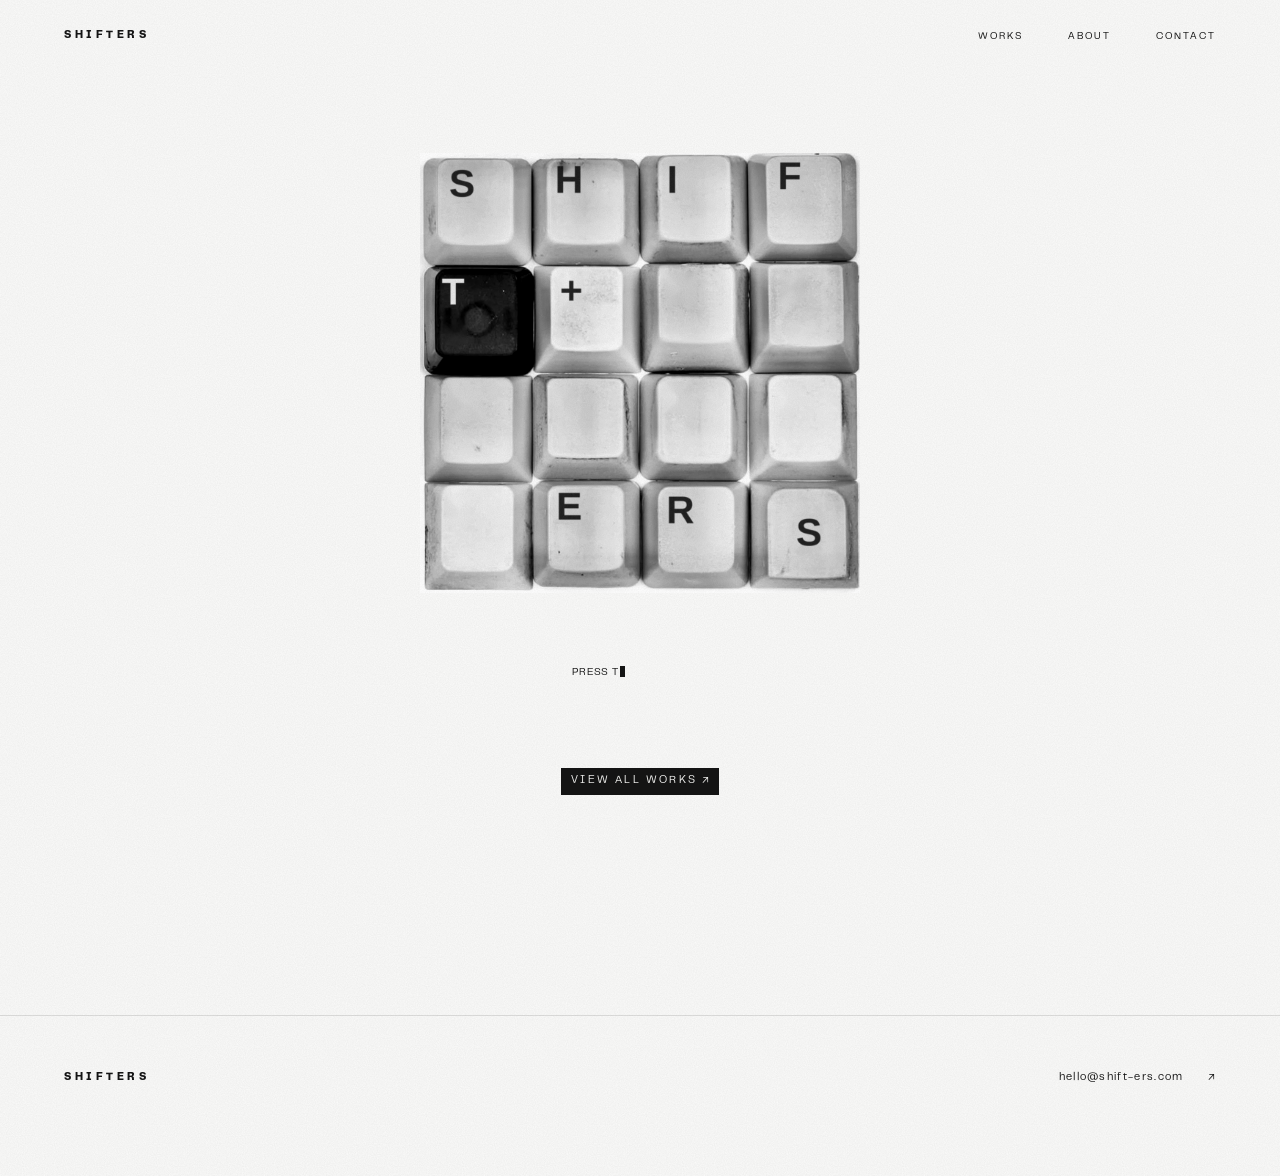
<file: src-next/index.html>
<!doctype html>
<html lang="ko">

<head>
  <meta charset="utf-8">
  <meta name="viewport" content="width=device-width, initial-scale=1">
  <meta name="description" content="쉬프터즈 — 브랜드 빌딩과 콘텐츠 크리에이티브 파트너">

  <title>쉬프터즈 SHIFTERS — 브랜드·콘텐츠 크리에이티브 파트너</title>

  <!-- 공통 스타일 다음에 페이지 스타일을 연결합니다. -->
  <link rel="stylesheet" href="./css/common.css">
  <link rel="stylesheet" href="./css/theme.css">

  <!-- HTML이 준비된 뒤 실행합니다. -->
  <script src="./js/common.js" defer></script>
  <script src="./js/theme.js" defer></script>
</head>

<body data-theme="light" class="page-home">
    <!-- 변경: 페이지 이동 링크를 확장자 없는 서버 경로(/, /works, /about, /contact)로 통일했습니다. -->
  <a class="skip-link" href="#main-content">본문 바로가기</a>

  <!-- 공통 헤더 -->
  <header class="site-header" id="page-top">
    <div class="container site-header__inner">
      <a class="site-brand" href="/" aria-label="SHIFTERS 홈">
        SHIFTERS
      </a>

      <button class="menu-toggle" type="button" aria-expanded="false" aria-controls="site-navigation" hidden>
        <span class="menu-toggle__label">메뉴 열기</span>

        <span class="menu-toggle__icon" aria-hidden="true">
          <span></span>
          <span></span>
        </span>
      </button>

      <nav class="site-nav" id="site-navigation" aria-label="메인 메뉴">
        <a class="site-nav__link" href="/works">WORKS</a>
        <a class="site-nav__link" href="/about">ABOUT</a>
        <a class="site-nav__link" href="/contact">CONTACT</a>
      </nav>
    </div>
  </header>

  <main class="site-main home-page arc-home" id="main-content" tabindex="-1">
    <h1 class="visually-hidden">쉬프터즈 SHIFTERS — 브랜드·콘텐츠 크리에이티브 파트너</h1>

    <!-- 첫 화면: 키캡 사진 하나 + 바로 아래 PRESS THE SHIFT KEY -->
    <section class="arc-hero" aria-label="SHIFTERS 소개">

      <div class="arc-hero__center">
        <button class="arc-key arc-keyphoto" type="button" aria-label="SHIFT+ERS 키캡 눌러보기">
          <img src="./image/shifters-keys.webp" alt="SHIFT+ERS가 한 글자씩 새겨진 키보드 키캡들" width="1200" height="1200">
        </button>
        <div class="arc-credit arc-typewriter" aria-label="Press the shift key. Creative partner.">
          <p class="arc-credit__title" data-type="Press the shift key" aria-hidden="true"></p>
          <p class="arc-credit__line" data-type="Creative partner" aria-hidden="true"></p>
        </div>

        <a class="arc-more arc-more--hero" href="/works">View all works <span aria-hidden="true">&#8599;</span></a>
      </div>
    </section>


  </main>

  <!-- 공통 푸터 -->
  <footer class="site-footer">
    <div class="container">
      <div class="site-footer__top">
        <a class="site-brand" href="/" aria-label="SHIFTERS 홈">
          SHIFTERS
        </a>

        <a class="site-footer__email" href="mailto:hello@shift-ers.com">
          hello@shift-ers.com
          <span aria-hidden="true">↗</span>
        </a>
      </div>

      <div class="site-footer__bottom">
<!--        <p>CREATIVE PARTNER</p>-->
<!--        <p>PRESS THE SHIFT KEY.</p>-->
      </div>
    </div>
  </footer>
  <!-- 변경: CONTACT와 같은 고정 TOP 버튼으로 페이지 맨 위로 이동합니다. -->
  <a class="page-top-button" href="#page-top" aria-label="페이지 맨 위로 이동">TOP</a>
</body>

</html>
</file>
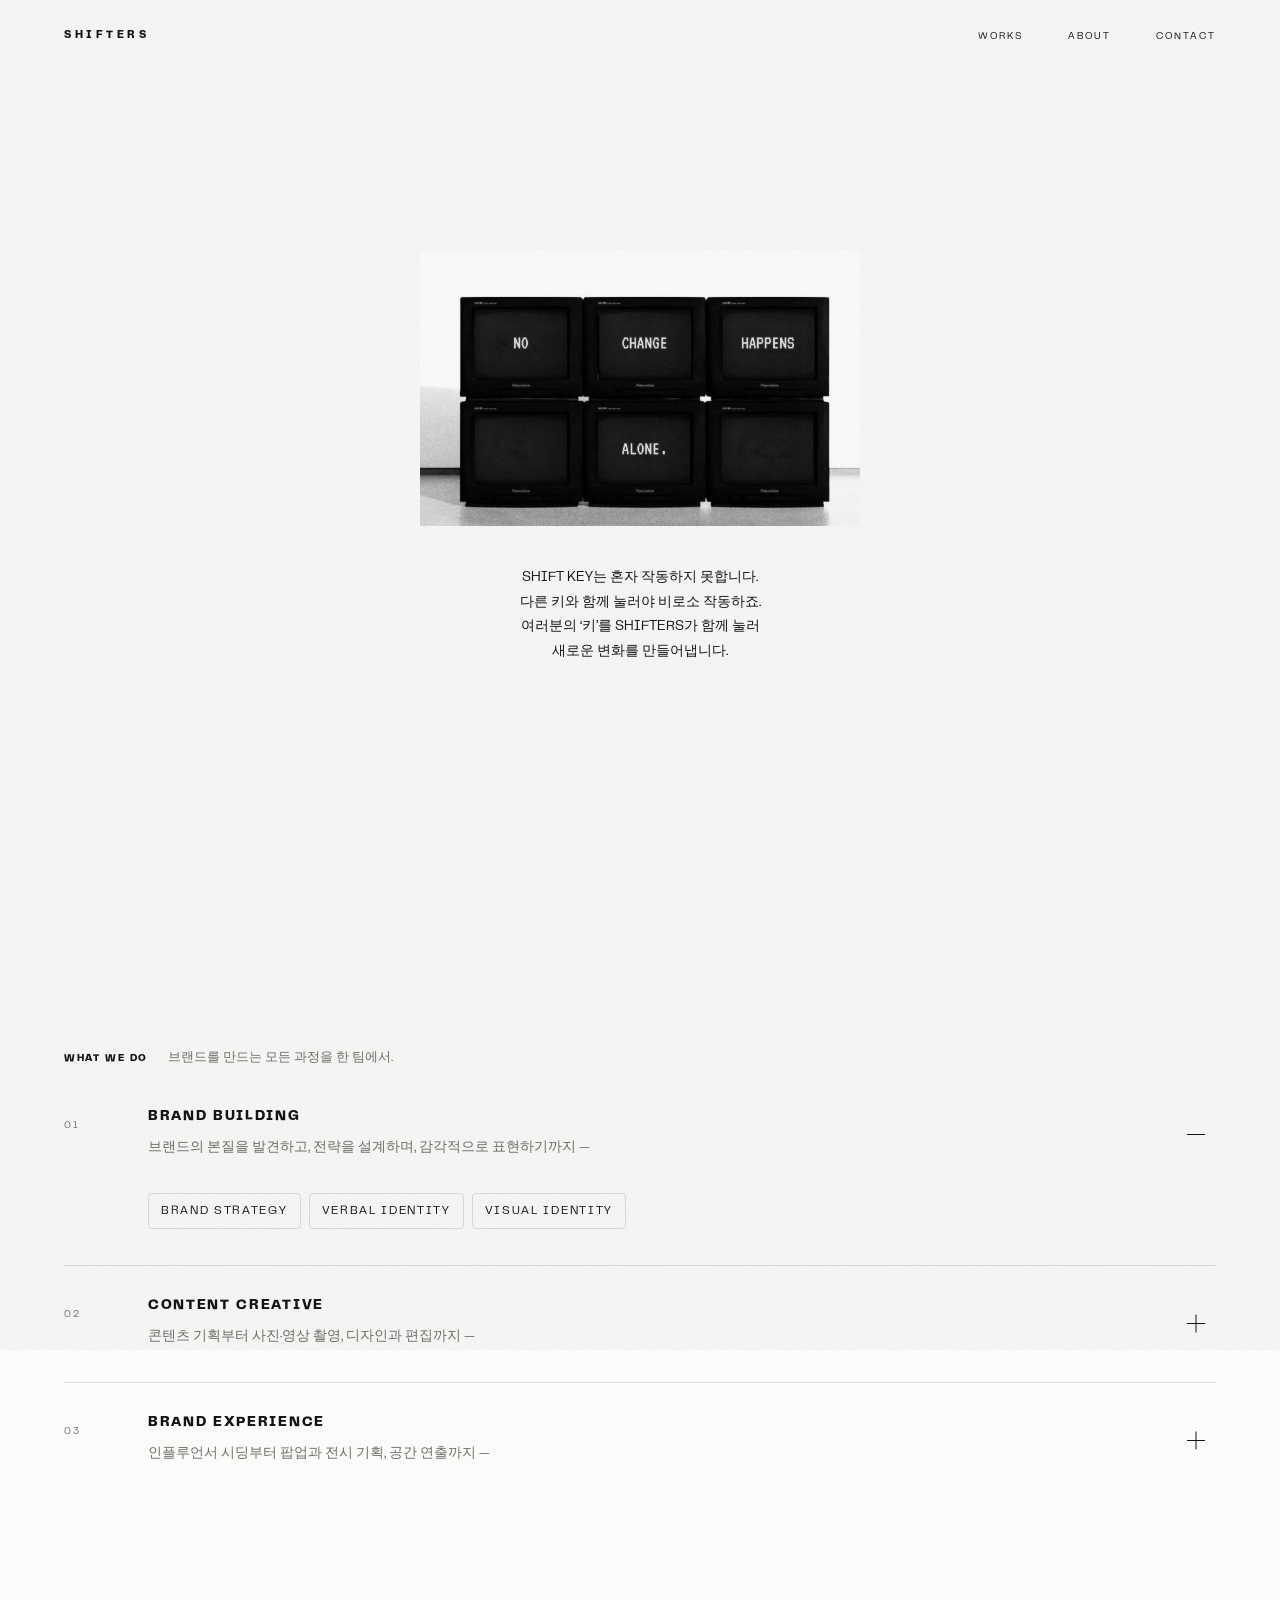
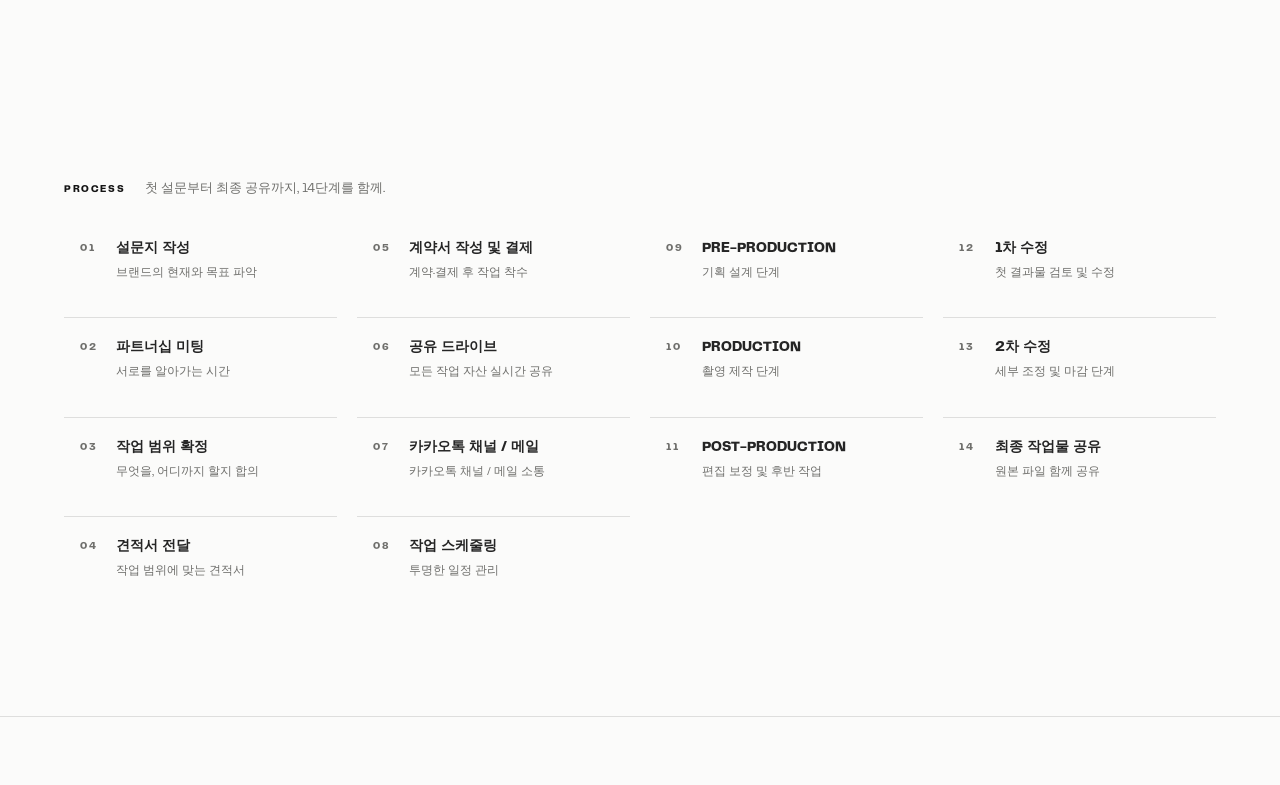
<file: src-next/about.html>
<!doctype html>
<html lang="ko">

<head>
    <meta charset="utf-8">
    <meta name="viewport" content="width=device-width, initial-scale=1">
    <meta name="description" content="쉬프터즈(SHIFTERS) — 브랜드의 다음 변화를 함께 만드는 크리에이티브 파트너">

    <title>ABOUT — 쉬프터즈 SHIFTERS</title>

    <link rel="stylesheet" href="./css/common.css">
    <link rel="stylesheet" href="./css/about.css">
    <link rel="stylesheet" href="./css/theme.css">

    <script src="./js/common.js" defer></script>
    <script src="./js/about.js" defer></script>
    <script src="./js/theme.js" defer></script>
</head>

<body data-theme="light" class="page-about">
    <!-- 변경: 페이지 이동 링크를 확장자 없는 서버 경로(/, /works, /about, /contact)로 통일했습니다. -->
    <a class="skip-link" href="#main-content">본문 바로가기</a>

    <header class="site-header" id="page-top">
        <div class="container site-header__inner">
            <a class="site-brand" href="/" aria-label="SHIFTERS 홈">
                SHIFTERS
            </a>

            <button class="menu-toggle" type="button" aria-expanded="false" aria-controls="site-navigation" hidden>
                <span class="menu-toggle__label">메뉴 열기</span>
                <span class="menu-toggle__icon" aria-hidden="true">
                    <span></span>
                    <span></span>
                </span>
            </button>

            <nav class="site-nav" id="site-navigation" aria-label="메인 메뉴">
                <a class="site-nav__link" href="/works">WORKS</a>
                <a class="site-nav__link" href="/about" aria-current="page">
                    ABOUT
                </a>
                <a class="site-nav__link" href="/contact">CONTACT</a>
            </nav>
        </div>
    </header>

    <main class="site-main about-page" id="main-content" tabindex="-1">
        <h1 class="visually-hidden" id="about-title">ABOUT — 쉬프터즈 SHIFTERS</h1>

        <!-- 브랜드 철학: 영어 형광펜 띠 + 핀, 아래 한국어 -->
        <section class="arc-pinned" id="philosophy" aria-labelledby="philosophy-title">
            <h2 class="visually-hidden" id="philosophy-title">No change happens alone. Possibility, made together.</h2>
            <figure class="arc-tv">
                <img src="./image/tv-no-change.webp" alt="여섯 대의 브라운관 TV 화면에 NO CHANGE HAPPENS ALONE. 문구가 나뉘어 떠 있는 사진" width="1600" height="1000">
            </figure>
            <p class="about-copy arc-pinned__ko" lang="ko">
                SHIFT KEY는 혼자 작동하지 못합니다.<br>
                다른 키와 함께 눌러야 비로소 작동하죠.<br>
                여러분의 &lsquo;키&rsquo;를 SHIFTERS가 함께 눌러<br>
                새로운 변화를 만들어냅니다.
            </p>
        </section>

        <!-- 서비스: 제목을 누르면 설명이 펼쳐집니다. -->
        <section class="about-services" id="whatwedo" aria-labelledby="services-title">
            <div class="container">
                <div class="about-meta about-meta--row">
                    <span>WHAT WE DO</span>
                    <h2 class="about-meta__note" id="services-title">브랜드를 만드는 모든 과정을 한 팀에서.</h2>
                </div>

                <div class="about-service-list">
                    <details class="about-service" open>
                        <summary>
                            <span class="about-service__number">01</span>

                            <span class="about-service__name">
                                <span>Brand Building</span>
                                <span><span class="desc-full">브랜드의 본질을 발견하고, 전략을 설계하며, 감각적으로 표현하기까지 —</span><span class="desc-short" aria-hidden="true">브랜드의 본질부터 전략, 표현까지 —</span></span>
                            </span>

                            <span class="about-service__icon" aria-hidden="true"></span>
                        </summary>

                        <div class="about-service__body">
                            <ul aria-label="브랜드 기획 분야">
                                <li>Brand Strategy</li>
                                <li>Verbal Identity</li>
                                <li>Visual Identity</li>
                            </ul>
                        </div>
                    </details>

                    <details class="about-service">
                        <summary>
                            <span class="about-service__number">02</span>

                            <span class="about-service__name">
                                <span>Content Creative</span>
                                <span><span class="desc-full">콘텐츠 기획부터 사진·영상 촬영, 디자인과 편집까지 —</span><span class="desc-short" aria-hidden="true">콘텐츠 기획부터 촬영·편집까지 —</span></span>
                            </span>

                            <span class="about-service__icon" aria-hidden="true"></span>
                        </summary>

                        <div class="about-service__body">
                            <ul aria-label="콘텐츠 제작 분야">
                                <li>Social Content</li>
                                <li>Editorial & Lookbook</li>
                                <li>Brand Film</li>
                            </ul>
                        </div>
                    </details>

                    <details class="about-service">
                        <summary>
                            <span class="about-service__number">03</span>

                            <span class="about-service__name">
                                <span>Brand Experience</span>
                                <span><span class="desc-full">인플루언서 시딩부터 팝업과 전시 기획, 공간 연출까지 —</span><span class="desc-short" aria-hidden="true">시딩부터 팝업·전시 기획까지 —</span></span>
                            </span>

                            <span class="about-service__icon" aria-hidden="true"></span>
                        </summary>

                        <div class="about-service__body">
                            <ul aria-label="브랜드 경험 분야">
                                <li>Influencer Seeding</li>
                                <li>Pop-up Planning</li>
                                <li>Exhibition Planning</li>
                            </ul>
                        </div>
                    </details>
                </div>
            </div>
        </section>

        <!-- 작업 프로세스 -->
        <section class="about-approach about-process" id="howwework" aria-labelledby="approach-title">
            <div class="container">
                <div class="about-meta about-meta--row">
                    <span>PROCESS</span>
                    <h2 class="about-meta__note" id="approach-title">첫 설문부터 최종 공유까지, 14단계를 함께.</h2>
                </div>

                <ol class="about-process__list" role="list">
                    <li class="about-process__item">
                        <span class="about-process__number" aria-hidden="true">01</span>
                        <div>
                            <h3>설문지 작성</h3>
                            <p>브랜드의 현재와 목표 파악</p>
                        </div>
                    </li>

                    <li class="about-process__item">
                        <span class="about-process__number" aria-hidden="true">02</span>
                        <div>
                            <h3>파트너십 미팅</h3>
                            <p>서로를 알아가는 시간</p>
                        </div>
                    </li>

                    <li class="about-process__item">
                        <span class="about-process__number" aria-hidden="true">03</span>
                        <div>
                            <h3>작업 범위 확정</h3>
                            <p>무엇을, 어디까지 할지 합의</p>
                        </div>
                    </li>

                    <li class="about-process__item">
                        <span class="about-process__number" aria-hidden="true">04</span>
                        <div>
                            <h3>견적서 전달</h3>
                            <p>작업 범위에 맞는 견적서</p>
                        </div>
                    </li>

                    <li class="about-process__item">
                        <span class="about-process__number" aria-hidden="true">05</span>
                        <div>
                            <h3>계약서 작성 및 결제</h3>
                            <p>계약·결제 후 작업 착수</p>
                        </div>
                    </li>

                    <li class="about-process__item">
                        <span class="about-process__number" aria-hidden="true">06</span>
                        <div>
                            <h3>공유 드라이브</h3>
                            <p>모든 작업 자산 실시간 공유</p>
                        </div>
                    </li>

                    <li class="about-process__item">
                        <span class="about-process__number" aria-hidden="true">07</span>
                        <div>
                            <h3>카카오톡 채널 / 메일</h3>
                            <p>카카오톡 채널 / 메일 소통</p>
                        </div>
                    </li>

                    <li class="about-process__item">
                        <span class="about-process__number" aria-hidden="true">08</span>
                        <div>
                            <h3>작업 스케줄링</h3>
                            <p>투명한 일정 관리</p>
                        </div>
                    </li>

                    <li class="about-process__item">
                        <span class="about-process__number" aria-hidden="true">09</span>
                        <div>
                            <h3>PRE-PRODUCTION</h3>
                            <p>기획 설계 단계</p>
                        </div>
                    </li>

                    <li class="about-process__item">
                        <span class="about-process__number" aria-hidden="true">10</span>
                        <div>
                            <h3>PRODUCTION</h3>
                            <p>촬영 제작 단계</p>
                        </div>
                    </li>

                    <li class="about-process__item">
                        <span class="about-process__number" aria-hidden="true">11</span>
                        <div>
                            <h3>POST-PRODUCTION</h3>
                            <p>편집 보정 및 후반 작업</p>
                        </div>
                    </li>

                    <li class="about-process__item">
                        <span class="about-process__number" aria-hidden="true">12</span>
                        <div>
                            <h3>1차 수정</h3>
                            <p>첫 결과물 검토 및 수정</p>
                        </div>
                    </li>

                    <li class="about-process__item">
                        <span class="about-process__number" aria-hidden="true">13</span>
                        <div>
                            <h3>2차 수정</h3>
                            <p>세부 조정 및 마감 단계</p>
                        </div>
                    </li>

                    <li class="about-process__item">
                        <span class="about-process__number" aria-hidden="true">14</span>
                        <div>
                            <h3>최종 작업물 공유</h3>
                            <p>원본 파일 함께 공유</p>
                        </div>
                    </li>
                </ol>
            </div>
        </section>


        <!-- 공통 앵커 스크롤로 본문 시작이 아닌 페이지 상단 헤더까지 이동합니다. -->
        <div class="container about-top-link">
            <a class="text-link" href="#page-top" aria-label="페이지 맨 위로 이동">
                <span aria-hidden="true">🔝</span> TOP
            </a>
        </div>
    </main>

    <footer class="site-footer">
        <div class="container">
            <!-- <div class="site-footer__top">
                <a class="site-brand" href="/" aria-label="SHIFTERS 홈">
                    SHIFTERS
                </a>

                <a class="site-footer__email" href="mailto:knk8427@hanmail.net">
                    hello@shift-ers.com
                    <span aria-hidden="true">↗</span>
                </a>
            </div> -->

            <!-- <div class="site-footer__bottom">
                <p>BRAND & CONTENT CREATIVE PARTNER</p>
                <p>SHIFT NEVER WORKS ALONE.</p>
            </div> -->
        </div>
    </footer>
</body>

</html>
</file>
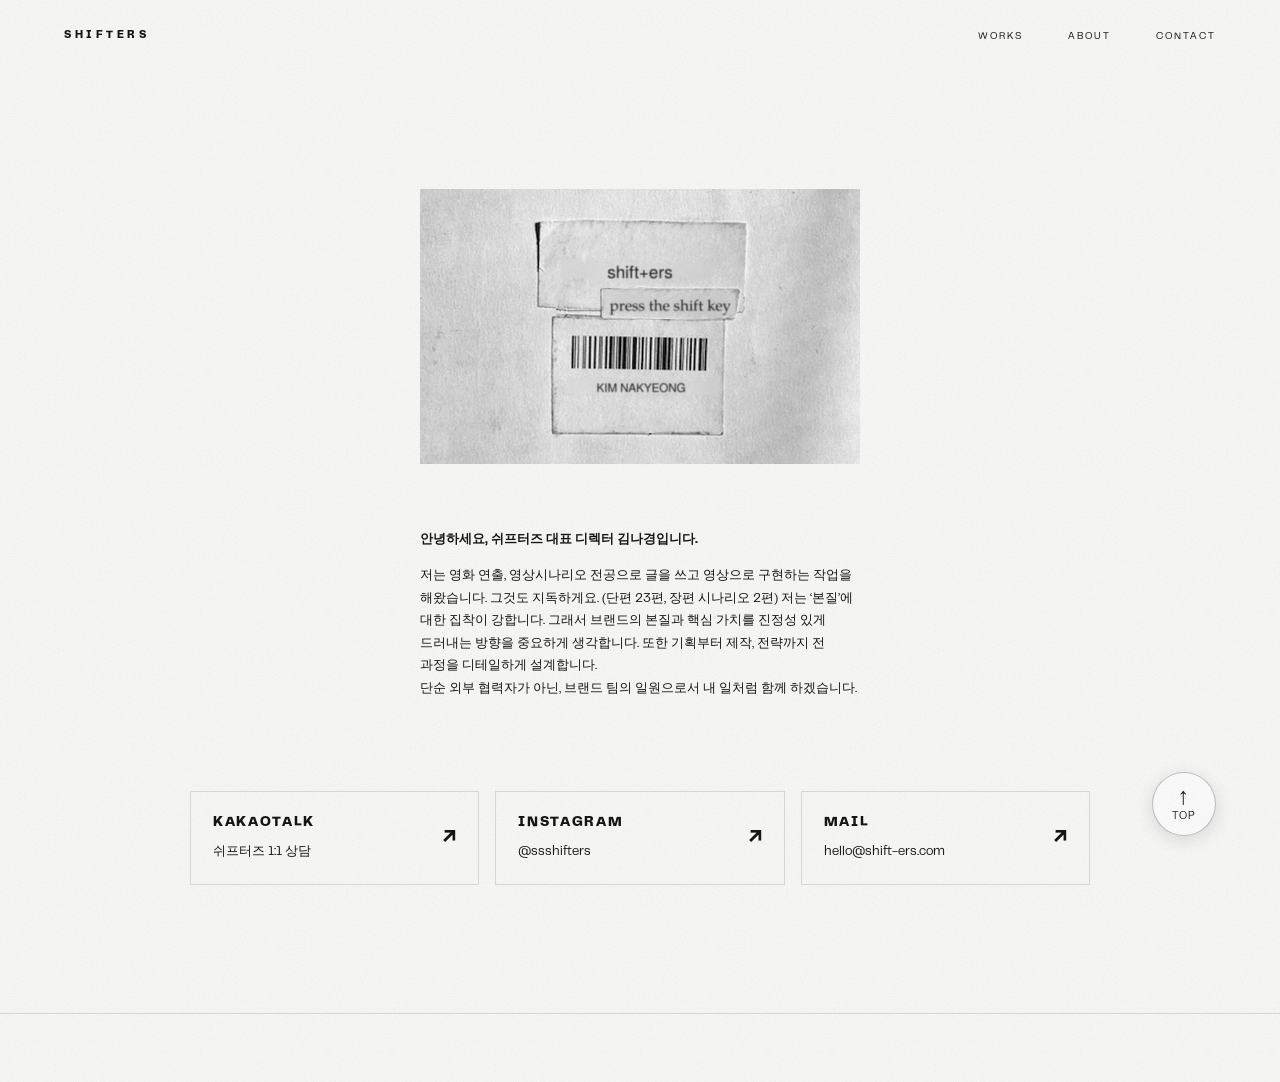
<file: src-next/contact.html>
<!doctype html>
<html lang="ko">

<head>
    <meta charset="utf-8">
    <meta name="viewport" content="width=device-width, initial-scale=1">
    <meta name="description" content="브랜드의 다음 변화를 쉬프터즈와 함께 시작하세요. 브랜드 기획, 콘텐츠 제작, 프로모션 프로젝트 문의.">
    <title>CONTACT — 쉬프터즈 SHIFTERS 문의</title>

    <link rel="stylesheet" href="./css/common.css">
    <link rel="stylesheet" href="./css/contact.css">
    <link rel="stylesheet" href="./css/theme.css">
    <script src="./js/common.js" defer></script>
    <script src="./js/contact.js" defer></script>
    <script src="./js/theme.js" defer></script>
</head>

<body data-theme="light" class="page-contact">
    <!-- 변경: 페이지 이동 링크를 확장자 없는 서버 경로(/, /works, /about, /contact)로 통일했습니다. -->
    <a class="skip-link" href="#main-content">본문 바로가기</a>

    <header class="site-header" id="page-top">
        <div class="container site-header__inner">
            <a class="site-brand" href="/" aria-label="SHIFTERS 홈">SHIFTERS</a>

            <button class="menu-toggle" type="button" aria-expanded="false" aria-controls="site-navigation" hidden>
                <span class="menu-toggle__label">메뉴 열기</span>
                <span class="menu-toggle__icon" aria-hidden="true">
                    <span></span>
                    <span></span>
                </span>
            </button>

            <nav class="site-nav" id="site-navigation" aria-label="메인 메뉴">
                <a class="site-nav__link" href="/works">WORKS</a>
                <a class="site-nav__link" href="/about">ABOUT</a>
                <a class="site-nav__link" href="/contact" aria-current="page">CONTACT</a>
            </nav>
        </div>
    </header>

    <main class="site-main contact-page" id="main-content" tabindex="-1">
        <section class="contact-simple" aria-labelledby="contact-title">
            <div class="container">
                <h1 class="visually-hidden" id="contact-title">CONTACT — 쉬프터즈 문의</h1>
                <figure class="contact-labels">
                    <img src="./image/contact-labels-wide.webp" alt="벽에 붙은 라벨 세 장: shift+ers, press the shift key, 바코드 아래 KIM NAKYEONG" width="800" height="500">
                </figure>

                <div class="contact-action">
                    <div class="contact-action__intro">
                        <div class="contact-director" aria-label="대표 디렉터 소개">
                            <p class="contact-director__greeting">안녕하세요, 쉬프터즈 대표 디렉터 김나경입니다.</p>
                            <p>저는 영화 연출, 영상시나리오 전공으로 글을 쓰고 영상으로 구현하는 작업을 해왔습니다. 그것도 지독하게요. <span style="white-space:nowrap">(단편 23편, 장편 시나리오 2편)</span> 저는 &lsquo;본질&rsquo;에 대한 집착이 강합니다. 그래서 브랜드의 본질과 핵심 가치를 진정성 있게 드러내는 방향을 중요하게 생각합니다. 또한 기획부터 제작, 전략까지 전 과정을 디테일하게 설계합니다.</p>
                            <p>단순 외부 협력자가 아닌, 브랜드 팀의 일원으로서 내 일처럼 함께 하겠습니다.</p>
                        </div>
                    </div>

                    <div class="contact-action__links">
                        <div class="contact-social" aria-label="연락 채널">
                            <a class="contact-social__link" href="https://pf.kakao.com/_XxfJFn/chat"
                               target="_blank" rel="noopener noreferrer">
                                <span>KAKAOTALK <small>쉬프터즈 1:1 상담</small></span>
                                <span aria-hidden="true">↗</span>
                            </a>
                            <a class="contact-social__link" href="https://www.instagram.com/ssshifters/"
                               target="_blank" rel="noopener noreferrer">
                                <span>INSTAGRAM <small>@ssshifters</small></span>
                                <span aria-hidden="true">↗</span>
                            </a>
                            <a class="contact-social__link" href="mailto:hello@shift-ers.com">
                                <span>MAIL <small>hello@shift-ers.com</small></span>
                                <span aria-hidden="true">↗</span>
                            </a>
                        </div>
                    </div>
                </div>
            </div>
        </section>
        <div class="contact-top-link">
            <a class="text-link" href="#page-top" aria-label="페이지 맨 위로 이동">
                TOP
            </a>
        </div>
    </main>


    <footer class="site-footer">
        <div class="container contact-footer">
<!--            <p>PRESS THE SHIFT KEY</p>-->
        </div>
    </footer>
</body>

</html>
</file>
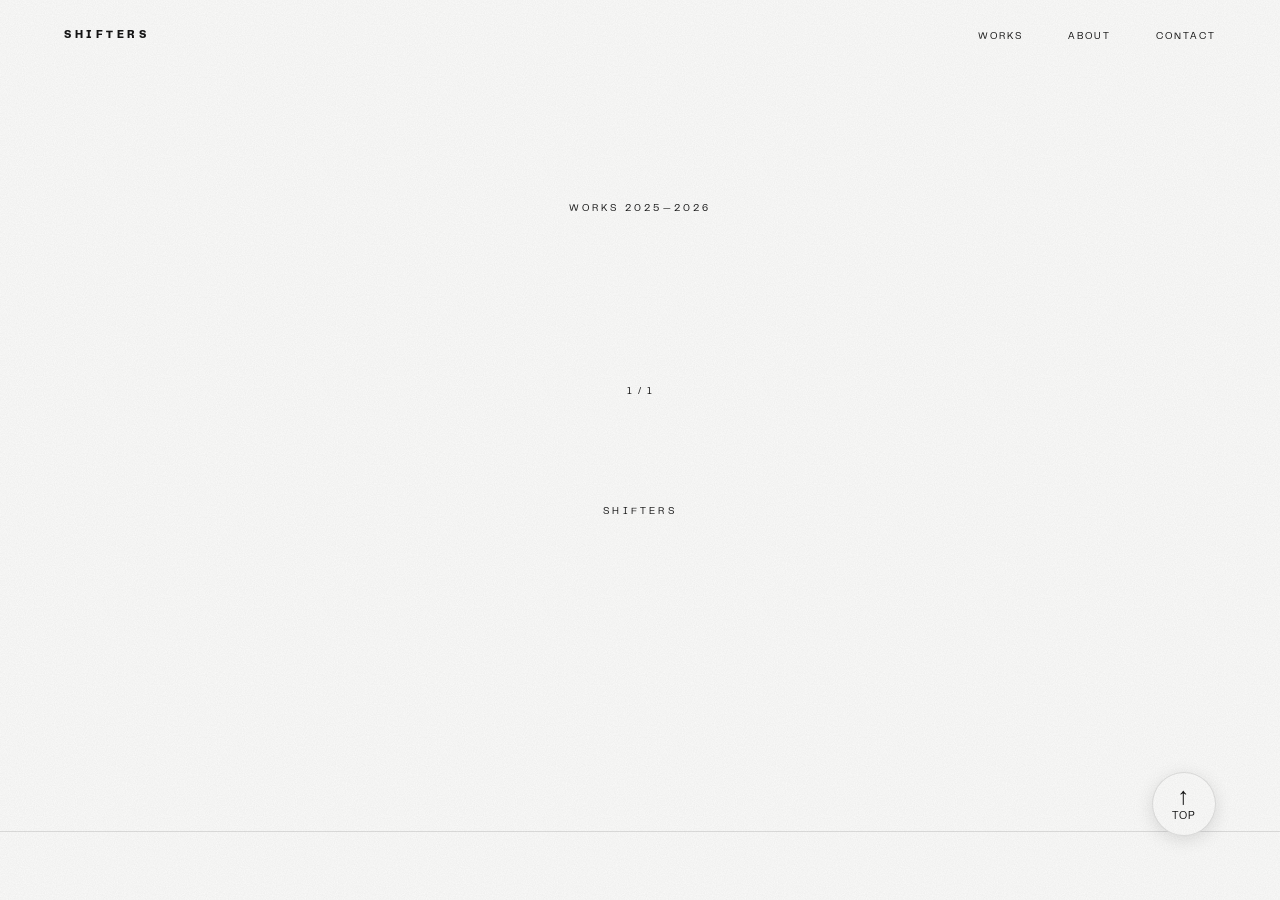
<file: src-next/works.html>
<!doctype html>
<html lang="ko">

<head>
    <meta charset="utf-8">
    <meta name="viewport" content="width=device-width, initial-scale=1">
    <meta name="description" content="쉬프터즈(SHIFTERS) 프로젝트 포트폴리오 — 브랜드 필름, 릴스 기획·제작, 퍼스널 브랜딩, 인플루언서 시딩">
    <title>WORKS — 쉬프터즈 SHIFTERS 포트폴리오</title>

    <link rel="stylesheet" href="./css/common.css">
    <link rel="stylesheet" href="./css/portfolio.css">
    <link rel="stylesheet" href="./css/theme.css">
    <script src="./js/common.js" defer></script>
  <script src="./js/works-pagination.js" defer></script>
  <script src="./js/portfolio.js" defer></script>
    <script src="./js/theme.js" defer></script>
</head>

<body data-theme="light" class="page-works">
    <!-- 변경: 페이지 이동 링크를 확장자 없는 서버 경로(/, /works, /about, /contact)로 통일했습니다. -->
    <a class="skip-link" href="#main-content">본문 바로가기</a>

    <header class="site-header" id="page-top">
        <div class="container site-header__inner">
            <a class="site-brand" href="/" aria-label="SHIFTERS 홈">SHIFTERS</a>

            <button class="menu-toggle" type="button" aria-expanded="false" aria-controls="site-navigation" hidden>
                <span class="menu-toggle__label">메뉴 열기</span>
                <span class="menu-toggle__icon" aria-hidden="true">
                    <span></span>
                    <span></span>
                </span>
            </button>

            <nav class="site-nav" id="site-navigation" aria-label="메인 메뉴">
                <a class="site-nav__link" href="/works" aria-current="page">WORKS</a>
                <a class="site-nav__link" href="/about">ABOUT</a>
                <a class="site-nav__link" href="/contact">CONTACT</a>
            </nav>
        </div>
    </header>

    <main class="site-main" id="main-content" tabindex="-1">
      <section class="portfolio-section container" aria-labelledby="works-title">
        <h1 class="visually-hidden" id="works-title">WORKS — 쉬프터즈 SHIFTERS 포트폴리오</h1>
        
        <p class="works-label" aria-hidden="true">WORKS 2025&mdash;2026</p>
        <div class="work-grid">
<!--WORKS_GRID-->
        </div>
        <nav class="work-pagination" aria-label="작업 목록 페이지"></nav>
        <p class="works-label works-label--end" aria-hidden="true">SHIFTERS</p>
      </section>
    </main>


    <footer class="site-footer">
        <div class="container">
<!--            <p>SPRESS THE SHIFT KEY.</p>-->
        </div>
    </footer>
  <dialog class="work-dialog" id="work-dialog" aria-labelledby="work-dialog-title">
  <div class="work-dialog__inner">
    <header class="work-dialog__header">
      <div><p class="section-label">SHIFTERS / FILM</p><h2 id="work-dialog-title"></h2></div>
      <button type="button" class="work-dialog__close" aria-label="영상 모달 닫기" autofocus>Close &times;</button>
    </header>
    <div class="work-dialog__body">
      <div class="work-dialog__media">
        <img class="work-dialog__poster" alt="" hidden>
        <video class="work-dialog__video" controls playsinline muted preload="auto" aria-label="전체 작업 영상"></video>
        <button type="button" class="work-dialog__sound" hidden>Sound on</button>
        <button type="button" class="work-dialog__play" hidden>Play &#9654;</button>
        <p class="work-dialog__status" role="status" aria-live="polite"></p>
      </div>
      <div class="work-dialog__text">
        <p class="work-dialog__caption"></p>
        <footer class="work-dialog__footer">
          <span class="work-dialog__date"></span>
          <a class="work-dialog__instagram" target="_blank" rel="noopener noreferrer" hidden>Instagram &#8599;</a>
        </footer>
      </div>
    </div>
  </div>
</dialog>
  <!-- 변경: CONTACT와 같은 고정 TOP 버튼으로 페이지 맨 위로 이동합니다. -->
  <a class="page-top-button" href="#page-top" aria-label="페이지 맨 위로 이동">TOP</a>
</body>

</html>
</file>
<file: src-next/css/common.css>
/* ========================================
   Fonts
======================================== */

@font-face {
    font-family: "Telegraf";
    src: url("../fonts/PPTelegraf-Regular.otf") format("opentype");
    font-weight: 400;
    font-style: normal;
    font-display: swap;
}

@font-face {
    font-family: "Telegraf";
    src: url("../fonts/PPTelegraf-Ultrabold.otf") format("opentype");
    font-weight: 800;
    font-style: normal;
    font-display: swap;
}

/* ========================================
   Design tokens
======================================== */

:root {
    --font-body:
        "Telegraf",
        "Apple SD Gothic Neo",
        "Noto Sans KR",
        Arial,
        sans-serif;

    --content-width: 1440px;
    --page-gutter: clamp(24px, 5vw, 80px);
    --section-space: clamp(64px, 9vw, 140px);

    --text-small: 12px;
    --text-body: 16px;

    --motion-fast: 180ms;
}

/* 기본 테마: 밝은 내부 페이지 */
body {
    --color-background: #f3f2ee;
    --color-surface: #eae9e4;
    --color-text: #252525;
    --color-muted: #686862;
    --color-line: #d6d5cf;
}

/* 어두운 첫 화면 */
body[data-theme="dark"] {
    --color-background: #242424;
    --color-surface: #2d2d2d;
    --color-text: #f3f2ee;
    --color-muted: #b7b7af;
    --color-line: #494945;
}

/* ========================================
   Base
======================================== */

*,
*::before,
*::after {
    box-sizing: border-box;
}

html {
    scroll-behavior: smooth;
    scroll-padding-top: 24px;
}

body {
    display: flex;
    flex-direction: column;
    min-height: 100vh;
    min-height: 100svh;
    margin: 0;
    background: var(--color-background);
    color: var(--color-text);
    font-family: var(--font-body);
    font-size: var(--text-body);
    line-height: 1.7;
    word-break: keep-all;
    overflow-wrap: anywhere;
    -webkit-font-smoothing: antialiased;
}

h1,
h2,
h3,
h4,
p {
    margin: 0;
}

h1,
h2,
h3,
h4 {
    line-height: 1.2;
}

a {
    color: inherit;
    text-decoration: none;
}

button,
input,
textarea,
select {
    font: inherit;
}

button {
    color: inherit;
}

button:not(:disabled) {
    cursor: pointer;
}

img,
video {
    display: block;
    max-width: 100%;
    height: auto;
}

svg {
    display: block;
    max-width: 100%;
}

[hidden] {
    display: none !important;
}

::selection {
    background: var(--color-text);
    color: var(--color-background);
}

:focus-visible {
    outline: 2px solid currentColor;
    outline-offset: 6px;
}

/* ========================================
   Shared layout
======================================== */

.container {
    width: 100%;
    max-width: var(--content-width);
    margin-inline: auto;
    padding-inline: var(--page-gutter);
}

.site-main {
    flex: 1;
    min-width: 0;
}

.section {
    padding-block: var(--section-space);
}

.section-label {
    font-size: 11px;
    font-weight: 400;
    line-height: 1.6;
    letter-spacing: 0.14em;
}

.section-title {
    font-size: clamp(36px, 4.8vw, 72px);
    font-weight: 800;
    line-height: 1.2;
    letter-spacing: -0.05em;
}

.section-description {
    max-width: 560px;
    color: var(--color-muted);
    font-size: clamp(14px, 1.4vw, 17px);
    line-height: 1.9;
}

.text-link {
    display: inline-flex;
    align-items: center;
    gap: 24px;
    min-height: 44px;
    border-bottom: 1px solid var(--color-line);
}

.text-link:hover {
    border-bottom-color: currentColor;
}

/* ========================================
   Skip link
======================================== */

.skip-link {
    position: fixed;
    top: 12px;
    left: 12px;
    z-index: 100;
    padding: 12px 18px;
    transform: translateY(calc(-100% - 24px));
    background: var(--color-text);
    color: var(--color-background);
}

.skip-link:focus {
    transform: translateY(0);
}

/* ========================================
   Header
======================================== */

.site-header {
    position: relative;
    z-index: 20;
    background: var(--color-background);
    border-bottom: 1px solid var(--color-line);
}

.site-header__inner {
    display: flex;
    align-items: center;
    justify-content: space-between;
    gap: 32px;
    min-height: 88px;
}

.site-brand {
    display: inline-flex;
    align-items: center;
    min-height: 44px;
    flex-shrink: 0;
    font-size: 16px;
    font-weight: 800;
    letter-spacing: 0.18em;
}

.site-nav {
    display: flex;
    align-items: center;
    gap: clamp(24px, 3.5vw, 56px);
}

.site-nav__link {
    position: relative;
    display: inline-flex;
    align-items: center;
    min-height: 44px;
    font-size: 11px;
    letter-spacing: 0.14em;
}

.site-nav__link::after {
    position: absolute;
    right: 0;
    bottom: 5px;
    left: 0;
    height: 1px;
    background: currentColor;
    transform: scaleX(0);
    transform-origin: left;
    transition: transform var(--motion-fast) ease;
    content: "";
}

.site-nav__link:hover::after,
.site-nav__link[aria-current="page"]::after {
    transform: scaleX(1);
}

/* ========================================
   Mobile menu button
======================================== */

.menu-toggle {
    display: none;
    align-items: center;
    justify-content: center;
    gap: 12px;
    min-width: 44px;
    min-height: 44px;
    padding: 8px 0 8px 12px;
    border: 0;
    background: transparent;
}

.menu-toggle__label {
    font-size: 12px;
}

.menu-toggle__icon {
    position: relative;
    display: block;
    width: 22px;
    height: 16px;
}

.menu-toggle__icon>span {
    position: absolute;
    left: 0;
    width: 22px;
    height: 1px;
    background: currentColor;
    transition:
        top var(--motion-fast) ease,
        transform var(--motion-fast) ease;
}

.menu-toggle__icon>span:first-child {
    top: 4px;
}

.menu-toggle__icon>span:last-child {
    top: 12px;
}

.menu-toggle[aria-expanded="true"] .menu-toggle__icon>span:first-child {
    top: 8px;
    transform: rotate(45deg);
}

.menu-toggle[aria-expanded="true"] .menu-toggle__icon>span:last-child {
    top: 8px;
    transform: rotate(-45deg);
}

/* ========================================
   Footer
======================================== */

.site-footer {
    margin-top: var(--section-space);
    padding-block: 40px 28px;
    border-top: 1px solid var(--color-line);
}

.site-footer__top,
.site-footer__bottom {
    display: flex;
    align-items: center;
    justify-content: space-between;
    gap: 24px;
}

.site-footer__email {
    display: inline-flex;
    align-items: center;
    gap: 24px;
    min-height: 44px;
    font-size: clamp(14px, 1.8vw, 22px);
}

.site-footer__email:hover {
    text-decoration: underline;
    text-underline-offset: 6px;
}

.site-footer__bottom {
    margin-top: 48px;
    color: var(--color-muted);
    font-size: 10px;
    letter-spacing: 0.08em;
}

/* ========================================
   Mobile
======================================== */

@media (max-width: 760px) {
    .site-header__inner {
        flex-wrap: wrap;
        gap: 0;
        min-height: 72px;
    }

    .site-brand {
        font-size: 14px;
    }

    .menu-toggle:not([hidden]) {
        display: inline-flex;
    }

    .site-nav {
        flex-direction: column;
        align-items: stretch;
        gap: 0;
        width: 100%;
        padding-block: 12px 24px;
    }

    .site-nav__link {
        min-height: 56px;
        border-top: 1px solid var(--color-line);
        font-size: 13px;
    }

    .site-nav__link::after {
        right: auto;
        bottom: 12px;
        width: 24px;
    }

    .site-footer__top,
    .site-footer__bottom {
        flex-direction: column;
        align-items: flex-start;
        gap: 12px;
    }

    .site-footer__bottom {
        margin-top: 32px;
    }
}

@media (prefers-reduced-motion: reduce) {
    html {
        scroll-behavior: auto;
    }

    .site-nav__link::after,
    .menu-toggle__icon>span {
        transition: none;
    }
}

/* 회사소개서 2페이지의 원본 질감 적용 (밝은 페이지 전용).
   PNG는 글자/그림이 없는 검은 입자 + 투명 배경 원본입니다.
   PDF와 같이 흰 바탕 위에 15% 농도로 겹쳐 밝은 종이 질감을 만듭니다. */
body[data-theme="light"] {
    --color-background: #fff;
    --color-surface: transparent;
    --color-line: rgb(37 37 37 / 20%);
    background: var(--color-background);
    position: relative;
    isolation: isolate;
}

/* 별도 배경 레이어만 투명하게 하므로 본문 글자와 이미지는 흐려지지 않습니다.
   원본 3200px 이미지를 PDF 페이지 폭과 같은 1440px로 표시합니다.
   화면 폭에 따라 입자 크기가 달라지지 않도록 크기를 고정합니다. */
body[data-theme="light"]::before {
    content: "";
    position: absolute;
    inset: 0;
    z-index: -1;
    pointer-events: none;
    background-image: url("../image/paper-texture-light.webp");
    background-repeat: repeat;
    background-size: 1440px 864px;
    opacity: 0.15;
}

/* 헤더와 푸터도 같은 배경이 이어지도록 단색 덮개를 없앱니다.
   dark 테마와 메인페이지에는 적용되지 않습니다. */
body[data-theme="light"] .site-header,
body[data-theme="light"] .site-footer {
    background: transparent;
}

/* 밝은 페이지 가독성 보정 */
body[data-theme="light"] {
    --color-text: #222;
    --color-muted: #4d4d49;

    /* 영문은 Telegraf, 지원하지 않는 한글은 다음 글꼴로 표시 */
    font-family:
        "Telegraf",
        "Apple SD Gothic Neo",
        "Noto Sans KR",
        "Malgun Gothic",
        sans-serif;
}

/* 종이 질감은 유지하되 작은 글자를 방해하지 않도록 농도 감소 */
body[data-theme="light"]::before {
    opacity: 0.1;
}

/* 변경: 메인·WORKS에서 CONTACT와 동일한 크기와 위치의 TOP 버튼을 사용합니다. */
.page-top-button {
    position: fixed;
    right: clamp(32px, 5vw, 80px);
    bottom: calc(64px + env(safe-area-inset-bottom, 0px));
    z-index: 15;
    display: flex;
    flex-direction: column;
    align-items: center;
    justify-content: center;
    gap: 2px;
    width: 64px;
    height: 64px;
    min-height: 64px;
    margin: 0;
    padding: 0;
    border: 1px solid rgb(37 37 37 / 28%);
    border-radius: 50%;
    background: #fff;
    color: #252525;
    box-shadow: 0 4px 18px rgb(0 0 0 / 12%);
    font-size: 11px;
    line-height: 1.2;
    letter-spacing: 0.08em;
    transition: background-color 180ms ease, box-shadow 180ms ease;
}

.page-top-button::before {
    content: "↑";
    font-family: Arial, sans-serif;
    font-size: 24px;
    line-height: 1;
}

@media (hover: hover) {
    .page-top-button:hover {
        background: #fff;
        box-shadow: 0 5px 18px rgb(0 0 0 / 10%);
    }
}

@media (max-width: 760px) {
    .page-top-button {
        right: 24px;
        bottom: calc(40px + env(safe-area-inset-bottom, 0px));
    }
}

@media (prefers-reduced-motion: reduce) {
    .page-top-button {
        transition: none;
    }
}
</file>
<file: src-next/css/theme.css>
/* ========================================================
   SHIFTERS — ARCHIVE THEME
   VOICE   : 조용한 아카이브, 작업 노트를 넘겨보는 느낌
   IDEA    : 종이 위에 붙인 테이프·키캡·손그림 주석
   PICTURE : Shift 키캡 한 개 + 크롭 마크 + 코발트 손그림 원
   COLOUR  : 종이(#ECEAE5) / 먹(#1B1B1A) / 코발트(#2447D8) 하나
   TYPE    : Telegraf 그대로. 작은 대문자 메타 + 굵은 제목만
   ======================================================== */

:root {
  --arc-paper: #e9e9e7;
  --arc-paper-2: #dcdcda;
  --arc-ink: #141414;
  --arc-muted: #6f6f6c;
  --arc-line: rgb(20 20 20 / 12%);
  --arc-cobalt: #141414;
  --arc-red: #a8231d;
  --arc-highlight: transparent;
  --arc-tape: transparent;
  --arc-tape-edge: transparent;
  --arc-meta-size: 10px;
  --arc-gutter: clamp(20px, 4vw, 56px);

  --arc-circle: url("data:image/svg+xml,%3Csvg xmlns='http://www.w3.org/2000/svg' viewBox='0 0 200 100' preserveAspectRatio='none'%3E%3Cpath d='M24 58 C 14 26, 72 8, 120 11 C 170 14, 196 36, 186 62 C 176 88, 116 96, 70 91 C 28 86, 6 66, 20 40 C 28 24, 50 15, 76 13' fill='none' stroke='%23141414' stroke-width='1.3' stroke-linecap='round' vector-effect='non-scaling-stroke'/%3E%3C/svg%3E");
  --arc-scrawl: url("data:image/svg+xml,%3Csvg xmlns='http://www.w3.org/2000/svg' viewBox='0 0 200 12' preserveAspectRatio='none'%3E%3Cpath d='M2 7 C 40 2, 80 11, 120 6 S 182 3, 198 8' fill='none' stroke='%231b1b1a' stroke-width='3' stroke-linecap='round' vector-effect='non-scaling-stroke'/%3E%3C/svg%3E");
}

/* ---------- 종이 + 필름 그레인 ---------- */
body[data-theme="light"],
body[data-theme="dark"] {
  --color-background: var(--arc-paper);
  --color-surface: var(--arc-paper-2);
  --color-text: var(--arc-ink);
  --color-muted: var(--arc-muted);
  --color-line: var(--arc-line);
  background: var(--arc-paper);
  color: var(--arc-ink);
}

/* 기존 종이 텍스처는 타일 경계가 띠처럼 보여 끄고, 아래 그레인으로 대체합니다. */
body[data-theme="light"]::before {
  display: none;
}

body::after {
  content: "";
  position: fixed;
  inset: -50%;
  z-index: 40;
  pointer-events: none;
  opacity: 0.16;
  mix-blend-mode: multiply;
  background-image: url("data:image/svg+xml,%3Csvg xmlns='http://www.w3.org/2000/svg' width='220' height='220'%3E%3Cfilter id='n'%3E%3CfeTurbulence type='fractalNoise' baseFrequency='.9' numOctaves='3' stitchTiles='stitch'/%3E%3CfeColorMatrix values='0 0 0 0 0 0 0 0 0 0 0 0 0 0 0 0 0 0 .9 0'/%3E%3C/filter%3E%3Crect width='100%25' height='100%25' filter='url(%23n)'/%3E%3C/svg%3E");
}

.visually-hidden {
  position: absolute !important;
  width: 1px;
  height: 1px;
  overflow: hidden;
  clip: rect(0 0 0 0);
  white-space: nowrap;
}

/* ---------- 공통 메타 글씨 ---------- */
.arc-meta {
  margin: 0;
  font-size: var(--arc-meta-size);
  font-weight: 400;
  line-height: 1.55;
  letter-spacing: 0.14em;
  text-transform: uppercase;
  color: var(--arc-ink);
}

/* ---------- 헤더 / 푸터 ---------- */
.site-header,
body[data-theme="light"] .site-header {
  background: transparent;
  border-bottom: 0;
}

.site-header__inner {
  min-height: 72px;
}

.site-brand {
  font-size: 11px;
  letter-spacing: 0.32em;
}

.site-nav__link {
  font-size: 10px;
  letter-spacing: 0.2em;
}

.site-nav__link[aria-current="page"]::after {
  height: 8px;
  bottom: 9px;
  background: var(--arc-scrawl) center / 100% 100% no-repeat;
  transform: none;
}

.site-footer,
body[data-theme="light"] .site-footer {
  background: transparent;
  border-top: 1px solid var(--arc-line);
}

.site-footer .site-brand {
  font-size: 11px;
}

.site-footer__email {
  font-size: 11px;
  letter-spacing: 0.12em;
}

.page-top-button {
  background: var(--arc-paper);
  border: 1px solid var(--arc-line);
  color: var(--arc-ink);
}

/* ---------- 재사용 장식 ---------- */
.arc-crop {
  position: absolute;
  width: 22px;
  height: 22px;
  border-color: var(--arc-ink);
  border-style: solid;
  border-width: 0;
  pointer-events: none;
}

.arc-crop--tl { top: 0; left: 0; border-top-width: 1px; border-left-width: 1px; }
.arc-crop--tr { top: 0; right: 0; border-top-width: 1px; border-right-width: 1px; }
.arc-crop--bl { bottom: 0; left: 0; border-bottom-width: 1px; border-left-width: 1px; }
.arc-crop--br { bottom: 0; right: 0; border-bottom-width: 1px; border-right-width: 1px; }

.arc-underline {
  padding-bottom: 0.18em;
  background: var(--arc-scrawl) left bottom / 100% 0.32em no-repeat;
}

.arc-circled {
  position: relative;
  display: inline-block;
}

.arc-circled::after {
  content: "";
  position: absolute;
  inset: -0.32em -0.38em -0.28em -0.42em;
  background: var(--arc-circle) center / 100% 100% no-repeat;
  pointer-events: none;
}

.arc-highlight {
  position: relative;
  display: inline;
  padding: 0.18em 0.35em;
  background: var(--arc-highlight);
  -webkit-box-decoration-break: clone;
  box-decoration-break: clone;
  line-height: 2.05;
}

.arc-pin {
  display: inline-block;
  position: relative;
  width: 14px;
  height: 14px;
  vertical-align: middle;
}

.arc-pin::before {
  content: "";
  position: absolute;
  left: 0;
  width: 14px;
  height: 14px;
  border-radius: 50%;
  background: var(--arc-cobalt);
  box-shadow: 0 2px 3px rgb(0 0 0 / 22%);
}

.arc-pin::after {
  content: "";
  position: absolute;
  left: 6px;
  width: 2px;
  height: 1.25em;
  background: var(--arc-cobalt);
}

.arc-pin--start::before { top: -14px; }
.arc-pin--start::after { top: -2px; }
.arc-pin--end::before { top: 6px; }
.arc-pin--end::after { top: -10px; }

/* 테이프 조각 */
.arc-tapebit {
  position: absolute;
  width: 74px;
  height: 22px;
  background: var(--arc-tape);
  box-shadow: inset 0 0 0 1px var(--arc-tape-edge);
  pointer-events: none;
}

/* ========================================================
   HOME
   ======================================================== */

.arc-home {
  padding: 0 var(--arc-gutter);
}

.arc-hero {
  position: relative;
  display: grid;
  place-items: center;
  min-height: calc(100svh - 72px);
  padding-block: 72px 96px;
}

.arc-hero > .arc-meta {
  position: absolute;
}

.arc-hero__tl { top: 16px; left: 0; }
.arc-hero__tr { top: 16px; right: 0; text-align: right; }
.arc-hero__bl { bottom: 28px; left: 0; }
.arc-hero__br { bottom: 28px; right: 0; text-align: right; }

.arc-hero__stage {
  position: relative;
  width: min(62vw, 640px);
  padding: clamp(36px, 6vw, 72px) clamp(28px, 5vw, 64px);
}

.arc-key,
.contact-shift-key {
  transition: transform 140ms ease;
}

.arc-key {
  display: block;
  width: 100%;
  padding: 0;
  border: 0;
  background: transparent;
  cursor: pointer;
  -webkit-tap-highlight-color: transparent;
}

.arc-key img {
  width: 100%;
  height: auto;
  filter: grayscale(1) contrast(1.08);
}

.arc-key.is-pressed,
.contact-shift-key.is-pressed {
  transform: translateY(5px) scale(0.985);
}

.arc-key:focus-visible {
  outline: 1px dashed var(--arc-ink);
  outline-offset: 10px;
}

.arc-scribble-circle {
  position: absolute;
  left: -2%;
  top: 8%;
  width: 46%;
  height: 70%;
  max-width: none;
  overflow: visible;
  pointer-events: none;
}

.arc-scribble-circle path {
  fill: none;
  stroke: var(--arc-cobalt);
  stroke-width: 2.4;
  stroke-linecap: round;
  vector-effect: non-scaling-stroke;
  stroke-dasharray: 1;
  stroke-dashoffset: 1;
  animation: arc-draw 1.4s 0.5s cubic-bezier(0.65, 0, 0.35, 1) forwards;
}

.arc-scribble-circle path {
  stroke-dasharray: 760;
  stroke-dashoffset: 760;
}

@keyframes arc-draw {
  to { stroke-dashoffset: 0; }
}

.arc-hero__line {
  position: absolute;
  left: 0;
  right: 0;
  bottom: 64px;
  display: flex;
  justify-content: space-between;
  margin: 0 auto;
  max-width: 560px;
  font-size: var(--arc-meta-size);
  letter-spacing: 0.24em;
  text-transform: uppercase;
}

/* 테이프 문장 콜라주 */
.arc-tape {
  position: relative;
  display: grid;
  grid-template-columns: repeat(12, minmax(0, 1fr));
  row-gap: 14px;
  padding-block: clamp(80px, 12vw, 180px);
  border-top: 1px solid var(--arc-line);
}

.arc-tape__strip {
  justify-self: start;
  margin: 0;
  padding: 0.16em 0.5em 0.2em;
  background: var(--arc-tape);
  box-shadow: inset 0 0 0 1px var(--arc-tape-edge), 0 1px 0 rgb(0 0 0 / 4%);
  font-size: clamp(26px, 4.4vw, 64px);
  font-weight: 800;
  line-height: 1.12;
  letter-spacing: -0.04em;
}

.arc-tape__strip--a { grid-column: 2 / span 7; transform: rotate(-1.2deg); }
.arc-tape__strip--b { grid-column: 3 / span 8; transform: rotate(0.8deg) translateX(-0.4em); margin-top: -0.25em; }
.arc-tape__strip--c {
  grid-column: 7 / span 6;
  justify-self: end;
  transform: rotate(-0.6deg);
  font-size: clamp(14px, 1.6vw, 20px);
  font-weight: 400;
  letter-spacing: 0.02em;
  margin-top: 18px;
}

.arc-tape__note {
  grid-column: 2 / span 7;
  margin-top: clamp(48px, 7vw, 96px);
  font-size: clamp(15px, 1.35vw, 18px);
  max-width: 34em;
}

.arc-tape__index {
  grid-column: 2 / span 10;
  margin-top: 56px;
  color: var(--arc-muted);
}

.arc-tape__note {
  line-height: 2.15;
}

/* 최근 작업 */
.arc-selected {
  padding-block: clamp(64px, 9vw, 140px);
  border-top: 1px solid var(--arc-line);
}

.arc-selected__head {
  display: grid;
  grid-template-columns: repeat(3, minmax(0, 1fr));
  margin-bottom: 40px;
}

.arc-selected__head > :nth-child(2) { text-align: center; }
.arc-selected__head > :nth-child(3) { text-align: right; }

.arc-selected__grid {
  display: grid;
  grid-template-columns: repeat(4, minmax(0, 1fr));
  gap: clamp(16px, 2.4vw, 36px);
  align-items: start;
}

.arc-thumb {
  display: block;
  color: inherit;
}

.arc-thumb:nth-child(even) {
  margin-top: clamp(32px, 6vw, 96px);
}

.arc-thumb__media {
  position: relative;
  aspect-ratio: 3 / 4;
  overflow: hidden;
  background: var(--arc-paper-2);
}

.arc-thumb__media img {
  width: 100%;
  height: 100%;
  object-fit: cover;
  filter: grayscale(1) contrast(1.06) brightness(1.02);
  transition: filter 400ms ease;
}

.arc-thumb:hover .arc-thumb__media img,
.arc-thumb:focus-visible .arc-thumb__media img {
  filter: none;
}

.arc-thumb__meta {
  display: flex;
  justify-content: space-between;
  gap: 8px;
  margin-top: 12px;
  font-size: var(--arc-meta-size);
  letter-spacing: 0.12em;
  color: var(--arc-muted);
}

.arc-thumb__title {
  margin-top: 6px;
  font-size: 13px;
  line-height: 1.45;
  display: -webkit-box;
  -webkit-box-orient: vertical;
  -webkit-line-clamp: 2;
  overflow: hidden;
}

.arc-more {
  display: inline-block;
  margin-top: 64px;
  margin-left: 50%;
  transform: translateX(-50%);
  font-size: 11px;
  letter-spacing: 0.2em;
  text-transform: uppercase;
  padding: 0.3em 0.2em;
  position: relative;
}

.arc-more::after {
  content: "";
  position: absolute;
  inset: -0.6em -1.2em -0.6em -1.2em;
  background: var(--arc-circle) center / 100% 100% no-repeat;
  opacity: 0;
  transition: opacity 200ms ease;
}

.arc-more:hover::after,
.arc-more:focus-visible::after {
  opacity: 1;
}

/* ========================================================
   WORKS
   ======================================================== */

.portfolio-heading {
  display: grid;
  grid-template-columns: repeat(3, minmax(0, 1fr));
  align-items: end;
  margin-bottom: clamp(40px, 6vw, 88px);
  padding-bottom: 20px;
  border-bottom: 1px solid var(--arc-line);
}

.portfolio-heading .section-label {
  margin-bottom: 10px;
  font-size: var(--arc-meta-size);
  letter-spacing: 0.16em;
}

.portfolio-heading h1,
.portfolio-heading .section-title {
  font-size: clamp(40px, 7vw, 104px);
  font-weight: 800;
  letter-spacing: -0.05em;
  line-height: 0.95;
}

.portfolio-heading h1 {
  position: relative;
  display: inline-block;
}

.portfolio-heading h1::after {
  content: "";
  position: absolute;
  inset: -0.18em -0.28em -0.12em -0.3em;
  background: var(--arc-circle) center / 100% 100% no-repeat;
  pointer-events: none;
}

.portfolio-count {
  grid-column: 3;
  justify-self: end;
  font-size: var(--arc-meta-size);
  letter-spacing: 0.16em;
  color: var(--arc-ink);
}

.work-grid {
  gap: clamp(40px, 6vw, 88px) clamp(16px, 2.4vw, 36px);
  grid-template-columns: repeat(4, minmax(0, 1fr));
  align-items: start;
}

.work-card:not([hidden]):nth-child(4n + 2),
.work-card:not([hidden]):nth-child(4n + 4) {
  margin-top: clamp(28px, 5vw, 80px);
}

.work-card__media {
  aspect-ratio: 3 / 4;
  border: 0;
  background: var(--arc-paper-2);
}

.work-card__media video,
.work-card__media img {
  object-fit: cover;
  background: var(--arc-paper-2);
  filter: grayscale(1) contrast(1.06);
  transition: filter 400ms ease;
}

.work-card:hover .work-card__media video,
.work-card:hover .work-card__media img,
.work-card:focus-within .work-card__media video,
.work-card:focus-within .work-card__media img {
  filter: none;
}

.work-card__hint {
  bottom: 10px;
  right: 10px;
  padding: 3px 8px;
  background: var(--arc-paper);
  color: var(--arc-ink);
  font-size: 9px;
  letter-spacing: 0.14em;
  text-transform: uppercase;
  opacity: 0;
  transition: opacity 200ms ease;
}

.work-card:hover .work-card__hint,
.work-card:focus-within .work-card__hint {
  opacity: 1;
}

.work-card__meta {
  margin-top: 12px;
  font-size: var(--arc-meta-size);
  letter-spacing: 0.12em;
  color: var(--arc-muted);
}

.work-card__meta span:first-child {
  color: var(--arc-ink);
}

.work-card__title {
  margin-top: 6px;
  font-size: 13px;
  font-weight: 400;
  line-height: 1.45;
  height: 2.9em;
}

.work-pagination {
  gap: 40px;
  font-size: 10px;
  letter-spacing: 0.2em;
  text-transform: uppercase;
}

.work-pagination a {
  border-bottom: 0;
  background: var(--arc-scrawl) left bottom 8px / 100% 6px no-repeat;
}

/* 영상 창: 어두운 박스 대신 종이 */
.work-dialog {
  background: var(--arc-paper);
  color: var(--arc-ink);
  border: 0;
  box-shadow: 0 30px 80px rgb(0 0 0 / 35%);
}

.work-dialog::backdrop {
  background: rgb(236 235 230 / 86%);
  backdrop-filter: blur(6px) grayscale(1);
}

.work-dialog__close,
.work-dialog__play {
  border-color: var(--arc-line);
  font-size: 10px;
  letter-spacing: 0.16em;
  text-transform: uppercase;
}

.work-dialog__status {
  color: var(--arc-muted);
}

/* ========================================================
   ABOUT
   ======================================================== */

.about-meta span,
.about-eyebrow {
  font-size: var(--arc-meta-size) !important;
  letter-spacing: 0.16em !important;
}

/* 제목을 테이프 띠처럼: 줄마다 띠가 끊깁니다 */
.about-intro__title {
  font-weight: 800;
  letter-spacing: -0.05em;
  line-height: 1.22 !important;
}

.about-intro__title,
.about-heading {
  -webkit-box-decoration-break: clone;
  box-decoration-break: clone;
}

.about-intro__title {
  display: inline;
  padding: 0.02em 0.28em 0.08em;
  background: var(--arc-tape);
  box-shadow: inset 0 0 0 1px var(--arc-tape-edge);
}

.about-intro .container > .about-intro__title {
  display: inline;
}

.about-intro__title span {
  position: relative;
  color: inherit;
}

.about-intro__title span::after {
  content: "";
  position: absolute;
  inset: -0.22em -0.25em -0.18em -0.3em;
  background: var(--arc-circle) center / 100% 100% no-repeat;
  pointer-events: none;
}

.about-intro__bottom {
  margin-top: clamp(48px, 7vw, 96px);
}

/* 철학: 양쪽 정렬 텍스트 단 + 세로로 긴 사진 */
.about-philosophy__grid {
  align-items: stretch;
}

.about-key-art {
  position: relative;
  aspect-ratio: 4 / 5;
  max-width: 460px;
  width: 100%;
  min-height: 0 !important;
  padding: 0 !important;
  background: #d9d7d1 !important;
  border: 0 !important;
  box-shadow: none !important;
  display: grid !important;
  place-items: center;
}

.about-key-art::before,
.about-key-art::after {
  content: "";
  position: absolute;
  width: 74px;
  height: 22px;
  background: var(--arc-tape);
  box-shadow: inset 0 0 0 1px var(--arc-tape-edge);
}

.about-key-art::before { top: -10px; left: 18%; transform: rotate(-4deg); }
.about-key-art::after { bottom: -10px; right: 16%; transform: rotate(3deg); }

.about-key.about-key--photo {
  width: 78% !important;
  height: auto !important;
  aspect-ratio: 1000 / 394;
  background-color: transparent !important;
  filter: grayscale(1) contrast(1.1);
}

.about-philosophy .about-copy {
  text-align: justify;
  font-size: 14px;
  line-height: 1.9;
  max-width: 30em;
  color: var(--arc-ink);
}

.about-heading {
  font-weight: 800;
  letter-spacing: -0.04em;
}

/* 서비스: 형광 띠 + 핀 */
.about-service summary {
  border-color: var(--arc-line) !important;
}

.about-service__number {
  font-size: var(--arc-meta-size) !important;
  letter-spacing: 0.16em;
}

.about-service__name > span:first-child {
  display: inline-block;
  width: fit-content;
  justify-self: start;
  align-self: start;
  padding: 0.04em 0.3em;
  -webkit-box-decoration-break: clone;
  box-decoration-break: clone;
  transition: background 200ms ease;
}

.about-service[open] .about-service__name > span:first-child {
  background: var(--arc-highlight);
  position: relative;
}

.about-service[open] .about-service__name > span:first-child::before {
  content: "";
  position: absolute;
  left: -6px;
  top: -12px;
  width: 13px;
  height: 13px;
  border-radius: 50%;
  background: var(--arc-cobalt);
  box-shadow: 0 2px 3px rgb(0 0 0 / 22%);
}

.about-service__body li {
  font-size: 11px;
  letter-spacing: 0.14em;
  text-transform: uppercase;
}

/* 프로세스: 작은 인덱스 */
.about-process__number {
  font-size: var(--arc-meta-size) !important;
  letter-spacing: 0.16em;
  color: var(--arc-cobalt) !important;
}

.about-process__item {
  background: transparent !important;
  border: 0 !important;
  border-top: 1px solid var(--arc-line) !important;
  border-radius: 0 !important;
  box-shadow: none !important;
}

.about-process__item h3 {
  font-size: 14px !important;
}

.about-process__item p {
  font-size: 12px !important;
  color: var(--arc-muted);
}

/* ========================================================
   CONTACT
   ======================================================== */

.contact-label {
  font-size: var(--arc-meta-size);
  letter-spacing: 0.16em;
}

.contact-title {
  letter-spacing: -0.06em;
}

.contact-shift-key img {
  filter: grayscale(1) contrast(1.08);
}

.contact-title .arc-circled::after {
  inset: -0.12em -0.2em -0.06em -0.24em;
}

.contact-heading {
  font-weight: 800;
  letter-spacing: -0.03em;
}

/* 대표 소개: 손그림 테두리 + 테이프 */
.contact-director {
  position: relative;
  padding: clamp(28px, 4vw, 48px) !important;
  background: rgb(255 255 255 / 45%) !important;
  border: 0 !important;
  border-radius: 0 !important;
  box-shadow: none !important;
}

.contact-director::before {
  content: "";
  position: absolute;
  inset: -10px;
  background: url("data:image/svg+xml,%3Csvg xmlns='http://www.w3.org/2000/svg' viewBox='0 0 100 100' preserveAspectRatio='none'%3E%3Cpath d='M4 3 C 30 1, 70 4, 97 2 C 99 30, 96 70, 98 97 C 70 99, 30 96, 3 98 C 1 70, 4 30, 2 6' fill='none' stroke='%231b1b1a' stroke-width='1.4' stroke-linecap='round' vector-effect='non-scaling-stroke'/%3E%3C/svg%3E") center / 100% 100% no-repeat;
  pointer-events: none;
}

.contact-director::after {
  content: "";
  position: absolute;
  top: -14px;
  right: 14%;
  width: 46px;
  height: 64px;
  background: rgb(46 130 82 / 78%);
  transform: rotate(4deg);
  pointer-events: none;
}

.contact-director p {
  font-size: 14px;
  line-height: 1.9;
}

.contact-director__greeting {
  display: inline;
  padding: 0.08em 0.3em;
  background: var(--arc-highlight);
  -webkit-box-decoration-break: clone;
  box-decoration-break: clone;
}

/* 연락 채널: 테이프 라벨 */
.contact-social__link {
  position: relative;
  border: 0 !important;
  background: var(--arc-tape) !important;
  box-shadow: inset 0 0 0 1px var(--arc-tape-edge) !important;
  transition: transform 160ms ease;
}

.contact-social__link:nth-child(1) { transform: rotate(-1deg); }
.contact-social__link:nth-child(2) { transform: rotate(0.8deg); }

.contact-social__link:hover {
  transform: rotate(0deg) translateY(-2px);
}

/* ========================================================
   반응형 / 접근성
   ======================================================== */

@media (max-width: 1000px) {
  .work-grid,
  .arc-selected__grid {
    grid-template-columns: repeat(2, minmax(0, 1fr));
  }
  .work-card:not([hidden]):nth-child(4n + 4) { margin-top: 0; }
  .work-card:not([hidden]):nth-child(even) { margin-top: clamp(28px, 5vw, 80px); }
}

@media (max-width: 760px) {
  .arc-hero {
    min-height: calc(100svh - 64px);
    padding-block: 96px 120px;
  }
  .arc-hero__stage { width: 86vw; }
  .arc-hero__line { bottom: 76px; max-width: 86%; }
  .arc-tape { grid-template-columns: minmax(0, 1fr); }
  .arc-tape > * { grid-column: 1 !important; }
  .arc-tape__strip--c { justify-self: start; }
  .arc-selected__head { grid-template-columns: 1fr 1fr; row-gap: 6px; }
  .arc-selected__head > :nth-child(3) { display: none; }
  .arc-selected__head > :nth-child(2) { text-align: right; }
  .portfolio-heading { grid-template-columns: 1fr auto; }
  .portfolio-count { grid-column: 2; }
  .about-key-art { min-height: 280px; }
}

@media (max-width: 600px) {
  .work-grid { grid-template-columns: repeat(2, minmax(0, 1fr)); gap: 40px 14px; }
  .work-card__title { font-size: 12px; }
}

@media (hover: none) {
  .work-card__media video,
  .work-card__media img,
  .arc-thumb__media img {
    filter: grayscale(0.85) contrast(1.04);
  }
  .work-card__hint { opacity: 1; }
}

@media (prefers-reduced-motion: reduce) {
  .arc-scribble-circle path { animation: none; stroke-dashoffset: 0; }
  .arc-key, .contact-shift-key { transition: none; }
}

@media (max-width: 600px) {
  .work-card__meta span:nth-child(2) { display: none; }
}


/* ========================================================
   CHIC MONO — 2차 수정
   회색 종이, 강한 그레인, 장식은 얇은 원 하나만
   ======================================================== */

:root {
  --arc-circle-red: url("data:image/svg+xml,%3Csvg xmlns='http://www.w3.org/2000/svg' viewBox='0 0 200 100' preserveAspectRatio='none'%3E%3Cpath d='M24 58 C 14 26, 72 8, 120 11 C 170 14, 196 36, 186 62 C 176 88, 116 96, 70 91 C 28 86, 6 66, 20 40 C 28 24, 50 15, 76 13' fill='none' stroke='%23a8231d' stroke-width='1.6' stroke-linecap='round' vector-effect='non-scaling-stroke'/%3E%3C/svg%3E");
}

/* 홈 히어로 */
.arc-hero__center {
  display: grid;
  justify-items: center;
  gap: clamp(28px, 4vw, 48px);
  width: min(56vw, 560px);
}

.arc-hero__center .arc-key img {
  filter: none;
  mix-blend-mode: multiply;
}

.arc-hero__press {
  margin: 0;
  font-size: 11px;
  letter-spacing: 0.5em;
  text-transform: uppercase;
  padding-left: 0.5em;
}

/* 사진: 흑백 + 거친 입자 */
.arc-thumb__media::after,
.work-card__media::after {
  content: "";
  position: absolute;
  inset: 0;
  pointer-events: none;
  opacity: 0.35;
  mix-blend-mode: overlay;
  background-image: url("data:image/svg+xml,%3Csvg xmlns='http://www.w3.org/2000/svg' width='160' height='160'%3E%3Cfilter id='n'%3E%3CfeTurbulence type='fractalNoise' baseFrequency='1.1' numOctaves='2' stitchTiles='stitch'/%3E%3C/filter%3E%3Crect width='100%25' height='100%25' filter='url(%23n)'/%3E%3C/svg%3E");
  transition: opacity 400ms ease;
}

.arc-thumb:hover .arc-thumb__media::after,
.work-card:hover .work-card__media::after {
  opacity: 0.12;
}

.arc-thumb__media img,
.work-card__media video,
.work-card__media img {
  filter: grayscale(1) contrast(1.18) brightness(0.96);
}

/* WORKS 제목: 얇은 빨간 원 하나 */
.portfolio-heading h1::after {
  background-image: var(--arc-circle-red);
}

/* ABOUT: 테이프 제거, 굵은 제목 그대로 */
.about-intro__title {
  display: block;
  padding: 0;
  background: none;
  box-shadow: none;
}

.about-intro .container > .about-intro__title {
  display: block;
}

.about-key-art {
  background: var(--arc-paper-2) !important;
}

.about-key-art::before,
.about-key-art::after {
  display: none;
}

.about-key.about-key--photo {
  background-image: url("../image/shiftkey-halftone.png") !important;
  filter: none;
  mix-blend-mode: multiply;
}

.about-service[open] .about-service__name > span:first-child {
  background: none;
  text-decoration: underline;
  text-decoration-thickness: 1px;
  text-underline-offset: 0.18em;
}

.about-service[open] .about-service__name > span:first-child::before {
  display: none;
}

.about-process__number {
  color: var(--arc-muted) !important;
}

/* CONTACT: 테이프·초록·형광 제거, 얇은 선만 */
.contact-director {
  background: transparent !important;
}

.contact-director::after {
  display: none;
}

.contact-director__greeting {
  background: none;
  padding: 0;
  font-weight: 800;
}

.contact-social__link,
.contact-social__link:nth-child(1),
.contact-social__link:nth-child(2) {
  background: transparent !important;
  border: 1px solid var(--arc-ink) !important;
  box-shadow: none !important;
  transform: none;
}

.contact-social__link:hover {
  background: var(--arc-ink) !important;
  color: var(--arc-paper);
  transform: none;
}

.contact-shift-key img {
  content: url("../image/shiftkey-halftone.png");
  mix-blend-mode: multiply;
  filter: none;
}

.site-nav__link[aria-current="page"]::after {
  height: 1px;
  bottom: 12px;
  background: currentColor;
}

@media (max-width: 760px) {
  .arc-hero__center { width: 84vw; }
  .arc-hero__press { font-size: 10px; letter-spacing: 0.36em; }
}

/* ========================================================
   MAIN — 테이프로 붙인 문장 (3차 수정)
   ======================================================== */

body.page-home,
body.page-works {
  --arc-paper: #fbfbfa;
  --color-background: #fbfbfa;
  background: #fbfbfa;
}

body.page-home::after,
body.page-works::after {
  opacity: 0.06;
}

.page-home .arc-hero__center {
  gap: clamp(36px, 5vw, 64px);
}

.arc-pasted {
  position: relative;
  display: grid;
  width: min(100%, 520px);
  font-size: clamp(22px, 2.9vw, 38px);
  line-height: 1;
  letter-spacing: -0.015em;
  color: #111;
}

.arc-pasted__strip {
  position: relative;
  justify-self: start;
  margin: 0;
  padding: 0.12em 0.42em 0.16em;
  isolation: isolate;
  text-shadow: 0 0 0.6px rgb(0 0 0 / 55%);
}

/* 반투명 마스킹테이프: 가장자리를 들쭉날쭉하게 자릅니다 */
.arc-pasted__strip::before {
  content: "";
  position: absolute;
  inset: 0 -0.25em;
  z-index: -1;
  background:
    linear-gradient(90deg, rgb(0 0 0 / 3%), rgb(0 0 0 / 0%) 18%, rgb(0 0 0 / 4%) 60%, rgb(0 0 0 / 1%)),
    rgb(200 200 197 / 34%);
  box-shadow: inset 0 0 0 1px rgb(0 0 0 / 3%);
  clip-path: polygon(0 6%, 2% 0, 4% 9%, 6% 2%, 97% 0, 99% 7%, 100% 3%, 100% 94%, 98% 100%, 96% 92%, 3% 100%, 1% 93%, 0 100%);
}

.arc-pasted__strip--1 {
  margin-left: 6%;
  transform: rotate(-0.4deg);
}

.arc-pasted__strip--2 {
  margin-left: 22%;
  margin-top: -0.18em;
  transform: rotate(0.3deg);
}

.arc-pasted__strip--3 {
  justify-self: end;
  margin-top: 1.25em;
  margin-right: -4%;
  transform: rotate(-0.25deg);
}

.arc-pasted__strip--4 {
  justify-self: end;
  margin-top: -0.2em;
  margin-right: 14%;
  transform: rotate(0.45deg);
}

.arc-pasted__strip--3::before {
  inset: 0 -0.4em 0 -0.2em;
}

.arc-scrawl {
  position: relative;
}

.arc-scrawl::after {
  content: "";
  position: absolute;
  left: -0.05em;
  right: -0.08em;
  bottom: -0.16em;
  height: 0.2em;
  background: var(--arc-scrawl) center / 100% 100% no-repeat;
}

@media (max-width: 760px) {
  .arc-pasted { font-size: clamp(20px, 6.2vw, 28px); }
  .arc-pasted__strip--3 { margin-right: 0; }
}

/* ========================================================
   MAIN — 크레딧 문구 + 타자기 SHIFTERS (4차 수정)
   ======================================================== */

.page-home .arc-hero__center {
  width: min(60vw, 600px);
  gap: 0;
}

.page-home .arc-key img {
  filter: grayscale(1) contrast(1.05);
  mix-blend-mode: multiply;
}

/* 앨범 크레딧처럼 작은 글씨 블록, 오른쪽으로 비켜 배치 */
.arc-credit {
  justify-self: end;
  width: min(100%, 300px);
  margin-top: clamp(40px, 6vw, 72px);
  margin-right: -6%;
  font-size: 9.5px;
  line-height: 1.6;
  letter-spacing: 0.06em;
  text-transform: uppercase;
  color: #1a1a1a;
}

.arc-credit p { margin: 0; }

.arc-credit__title {
  display: flex;
  gap: 2.6em;
  font-size: 10.5px;
  letter-spacing: 0.08em;
}

.arc-credit__plus {
  margin: 0.9em 0 0.5em !important;
  font-size: 10px;
  line-height: 1;
}

/* 타자기 SHIFTERS */
.arc-typed {
  justify-self: start;
  margin: clamp(56px, 8vw, 104px) 0 0 -2%;
  display: flex;
  align-items: center;
  min-height: 1.2em;
  font-size: clamp(30px, 4.6vw, 60px);
  font-weight: 800;
  letter-spacing: 0.2em;
  line-height: 1;
  color: #111;
}

.arc-typed__text {
  white-space: pre;
  text-shadow: 0 0 0.7px rgb(0 0 0 / 60%);
}

.arc-typed.is-striking .arc-typed__text {
  transform: translateY(0.02em);
}

.arc-typed__caret {
  display: inline-block;
  width: 0.08em;
  height: 0.95em;
  margin-left: 0.04em;
  background: #111;
  animation: arc-caret 1s steps(1) infinite;
}

@keyframes arc-caret {
  50% { opacity: 0; }
}

@media (max-width: 760px) {
  .page-home .arc-hero__center { width: 86vw; }
  .arc-credit { margin-right: 0; }
  .arc-typed { font-size: clamp(26px, 9vw, 40px); }
}

@media (prefers-reduced-motion: reduce) {
  .arc-typed__caret { animation: none; }
}

/* ========================================================
   실제 키캡처럼 보이는 Shift 키 (사진 대신 빛·그림자로 표현)
   ======================================================== */

.arc-keycap {
  width: min(100%, 520px);
  aspect-ratio: 2.35 / 1;
  justify-self: center;
  filter: drop-shadow(0 28px 26px rgb(0 0 0 / 16%)) drop-shadow(0 6px 6px rgb(0 0 0 / 14%));
}

.arc-keycap__base {
  position: relative;
  display: block;
  width: 100%;
  height: 100%;
  border-radius: 9% / 21%;
  background:
    linear-gradient(180deg, #f4f2ee 0%, #e7e4de 35%, #d6d2ca 100%);
  box-shadow:
    inset 0 2px 1px rgb(255 255 255 / 85%),
    inset 0 -10px 14px rgb(0 0 0 / 12%),
    inset 10px 0 14px rgb(0 0 0 / 5%),
    inset -14px 0 16px rgb(0 0 0 / 10%);
}

/* 위쪽 오목한 면 */
.arc-keycap__top {
  position: absolute;
  inset: 8% 7% 19% 7%;
  display: flex;
  flex-direction: column;
  justify-content: flex-start;
  padding: 6% 6.5%;
  border-radius: 8% / 18%;
  background:
    radial-gradient(120% 140% at 50% 0%, #fbfaf7 0%, #f1efea 55%, #e6e3dc 100%);
  box-shadow:
    0 1px 0 rgb(255 255 255 / 90%),
    0 6px 10px rgb(0 0 0 / 9%),
    inset 0 -2px 4px rgb(0 0 0 / 5%);
  color: #2a2a28;
  text-align: left;
  font-family: "Helvetica Neue", Helvetica, Arial, sans-serif;
  line-height: 1;
}

.arc-keycap__glyph {
  font-size: clamp(18px, 2.6vw, 30px);
  font-weight: 300;
}

.arc-keycap__label {
  margin-top: auto;
  font-size: clamp(20px, 3vw, 34px);
  font-weight: 400;
  letter-spacing: -0.01em;
}

/* 필름 입자 */
.arc-keycap__base::after {
  content: "";
  position: absolute;
  inset: 0;
  border-radius: inherit;
  pointer-events: none;
  opacity: 0.28;
  mix-blend-mode: multiply;
  background-image: url("data:image/svg+xml,%3Csvg xmlns='http://www.w3.org/2000/svg' width='160' height='160'%3E%3Cfilter id='n'%3E%3CfeTurbulence type='fractalNoise' baseFrequency='1.2' numOctaves='2' stitchTiles='stitch'/%3E%3CfeColorMatrix values='0 0 0 0 0 0 0 0 0 0 0 0 0 0 0 0 0 0 .5 0'/%3E%3C/filter%3E%3Crect width='100%25' height='100%25' filter='url(%23n)'/%3E%3C/svg%3E");
}

.arc-keycap.is-pressed {
  transform: translateY(6px);
  filter: drop-shadow(0 14px 14px rgb(0 0 0 / 16%)) drop-shadow(0 3px 3px rgb(0 0 0 / 14%));
}

/* 5차 수정: 크레딧·타자기 중앙 정렬, 타자기 크기 축소 */
.arc-credit {
  justify-self: center;
  width: auto;
  margin-right: 0;
  text-align: center;
}

.arc-credit__title {
  justify-content: center;
}

.arc-typed {
  justify-self: center;
  margin-left: 0;
  font-size: clamp(18px, 2.2vw, 28px);
  letter-spacing: 0.32em;
  padding-left: 0.32em;
}

@media (max-width: 760px) {
  .arc-typed { font-size: 18px; }
}

/* 6차 수정: 실제 키캡 사진 (SHIFT+ERS) */
.arc-keyphoto {
  width: min(100%, 440px);
  justify-self: center;
}

.arc-keyphoto img {
  width: 100%;
  height: auto;
  filter: grayscale(1) contrast(1.04);
  mix-blend-mode: multiply;
}

.arc-keyphoto.is-pressed {
  transform: translateY(4px) scale(0.99);
}

@media (max-width: 760px) {
  .arc-keyphoto { width: 100%; }
}

/* 7차 수정: 크레딧 타자기 모션 + View all works 링크 */
.arc-typewriter p {
  min-height: 1.6em;
  white-space: pre;
}

.arc-typewriter .arc-credit__plus {
  min-height: 1em;
}

.arc-caret {
  display: inline-block;
  width: 0.55em;
  height: 1.05em;
  margin-left: 0.08em;
  vertical-align: -0.18em;
  background: #141414;
  animation: arc-caret 1s steps(1) infinite;
}

.arc-more--hero {
  margin: clamp(40px, 6vw, 64px) 0 0;
  transform: none;
  justify-self: center;
}

.arc-typewriter {
  display: grid;
  justify-items: center;
}

.arc-typewriter p {
  display: block;
  text-align: left;
  max-width: 100%;
}

.arc-typewriter .arc-credit__title {
  display: block;
}

.arc-typewriter .arc-credit__line {
  margin-top: 0.5em;
}

/* View all works: 검은 키처럼 검은 라벨 */
.arc-more--hero {
  padding: 0.42em 0.7em 0.38em 0.9em;
  background: #141414;
  color: #f6f6f4;
  letter-spacing: 0.22em;
  transition: background 180ms ease, color 180ms ease;
}

.arc-more--hero::after {
  display: none;
}

.arc-more--hero:hover,
.arc-more--hero:focus-visible {
  background: transparent;
  color: #141414;
  box-shadow: inset 0 0 0 1px #141414;
}

/* 두 줄 크기·자간 통일 */
.arc-typewriter .arc-credit__title,
.arc-typewriter .arc-credit__line {
  font-size: 10.5px;
  letter-spacing: 0.08em;
}

/* 메인은 한 화면이라 TOP 버튼이 필요 없습니다 */
.page-home .page-top-button {
  display: none;
}


/* ========================================================
   WORKS — 8차 수정
   ======================================================== */

.work-pagination a {
  background: none;
  border: 0;
  text-decoration: none;
  letter-spacing: 0.22em;
}

.work-pagination a:hover {
  opacity: 0.55;
}

/* 영상 창: 왼쪽 영상, 오른쪽 캡션 */
.work-dialog {
  width: min(1080px, calc(100% - 32px));
  background: #fbfbfa;
}

.work-dialog__header h2 {
  font-size: clamp(16px, 1.8vw, 22px);
  font-weight: 800;
  letter-spacing: -0.01em;
}

.work-dialog__body {
  display: grid;
  grid-template-columns: minmax(0, 1.15fr) minmax(0, 1fr);
  gap: clamp(20px, 3vw, 40px);
  align-items: start;
}

.work-dialog__media {
  position: relative;
}

.work-dialog__video {
  width: 100%;
  height: min(70dvh, 680px);
  background: #111;
}

.work-dialog__sound {
  position: absolute;
  top: 12px;
  right: 12px;
  min-height: 32px;
  padding: 4px 12px;
  border: 0;
  background: #141414;
  color: #fbfbfa;
  font-size: 10px;
  letter-spacing: 0.18em;
  text-transform: uppercase;
}

.work-dialog__text {
  display: flex;
  flex-direction: column;
  max-height: min(70dvh, 680px);
}

.work-dialog__caption {
  flex: 1;
  overflow-y: auto;
  padding-right: 6px;
  white-space: pre-line;
  font-size: 13px;
  line-height: 1.85;
  color: #1b1b1a;
}

.work-dialog__caption:empty {
  display: none;
}

.work-dialog__footer {
  margin-top: 20px;
  padding-top: 14px;
  border-top: 1px solid var(--arc-line);
  font-size: 10px;
  letter-spacing: 0.16em;
  text-transform: uppercase;
}

.work-dialog__instagram {
  text-decoration: none;
}

@media (max-width: 760px) {
  .work-dialog__body { grid-template-columns: minmax(0, 1fr); }
  .work-dialog__video { height: min(56dvh, 520px); }
  .work-dialog__text { max-height: none; }
  .work-dialog__caption { max-height: 30dvh; }
}

.work-dialog__poster {
  width: 100%;
  height: min(70dvh, 680px);
  object-fit: contain;
  background: #ececea;
}

.work-dialog__status {
  margin-top: 10px;
  font-size: 11px;
  letter-spacing: 0.04em;
  color: var(--arc-muted);
}

@media (max-width: 760px) {
  .work-dialog__poster { height: min(56dvh, 520px); }
}

/* WORKS: 카드 아래 캡션 제목은 숨기고 번호·분류·날짜만 */
.page-works .work-card__title {
  display: none;
}

.page-works .portfolio-section {
  padding-top: clamp(24px, 4vw, 56px);
}

/* ========================================================
   ABOUT — 9차 수정: 메인 배경 + 에디토리얼 텍스트 단과 세로 사진
   ======================================================== */

body.page-about {
  --arc-paper: #fbfbfa;
  --color-background: #fbfbfa;
  background: #fbfbfa;
}

body.page-about::after {
  opacity: 0.06;
}

.arc-essay {
  display: grid;
  grid-template-columns: minmax(0, 260px) minmax(0, 290px);
  justify-content: center;
  align-items: start;
  gap: clamp(20px, 2.4vw, 32px);
  padding: clamp(80px, 12vw, 180px) var(--arc-gutter);
}

.arc-essay__text {
  display: grid;
  gap: 1.6em;
  padding-top: 2px;
  font-size: 12.5px;
  line-height: 1.75;
  letter-spacing: 0.02em;
  text-align: justify;
  text-align-last: left;
  word-break: keep-all;
  color: #1b1b1a;
}

.arc-essay__text h2 {
  margin: 0;
  font-size: 12.5px;
  font-weight: 800;
  line-height: 1.75;
  letter-spacing: 0.02em;
}

.arc-essay__text p {
  margin: 0;
}

.arc-essay__photo {
  margin: 0;
  aspect-ratio: 1 / 2;
  overflow: hidden;
  background: #ececea;
}

.arc-essay__photo img {
  width: 100%;
  height: 100%;
  object-fit: cover;
  filter: grayscale(1) contrast(1.04);
}

@media (max-width: 600px) {
  .arc-essay {
    grid-template-columns: minmax(0, 1fr) minmax(0, 1fr);
    gap: 16px;
    padding-inline: 20px;
  }
  .arc-essay__text { font-size: 11.5px; }
  .arc-essay__text h2 { font-size: 11.5px; }
}

@media (max-width: 600px) {
  .arc-essay__text { text-align: left; }
}

/* ========================================================
   ABOUT — 10차 수정: 연파랑 형광펜 띠 + 파란 핀
   ======================================================== */

.arc-pinned {
  display: grid;
  place-items: center;
  padding: clamp(100px, 14vw, 200px) var(--arc-gutter);
}

.arc-pinned__note {
  position: relative;
  display: grid;
  justify-items: start;
  font-size: clamp(14px, 1.4vw, 18px);
  line-height: 1;
  letter-spacing: -0.01em;
  color: #14171c;
}

.arc-pinned__line {
  position: relative;
  margin: 0;
  padding: 0.3em 0.45em 0.32em;
  background: rgb(160 186 216 / 92%);
  white-space: nowrap;
}

.arc-pinned__line strong {
  font-weight: 800;
}

/* 띠마다 시작 위치·각도를 조금씩 어긋나게 */
.arc-pinned__line--1 { margin-left: 1.6em; transform: rotate(0.6deg); }
.arc-pinned__line--2 { margin-left: 0.2em; margin-top: -0.05em; transform: rotate(-0.4deg); }
.arc-pinned__line--3 { margin-left: 0.8em; margin-top: -0.04em; transform: rotate(0.3deg); }
.arc-pinned__line--4 { margin-left: 2.4em; margin-top: -0.05em; transform: rotate(-0.5deg); }
.arc-pinned__line--5 { margin-left: 0;     margin-top: -0.04em; transform: rotate(0.4deg); }

.arc-pinned__pin {
  position: absolute;
  width: 0.95em;
  height: 0.95em;
  border-radius: 50%;
  background: #1c6be0;
  box-shadow: 0 0.1em 0.25em rgb(0 0 0 / 28%), inset -0.12em -0.14em 0.2em rgb(0 0 0 / 18%);
  z-index: 2;
}

.arc-pinned__pin::after {
  content: "";
  position: absolute;
  left: 50%;
  width: 2px;
  height: 0.9em;
  margin-left: -1px;
  background: #1c6be0;
}

.arc-pinned__pin--start {
  left: 1.1em;
  top: -0.85em;
}

.arc-pinned__pin--start::after { top: 0.8em; }

.arc-pinned__pin--end {
  right: -0.85em;
  top: 0.15em;
}

.arc-pinned__pin--end::after { top: 0.8em; }

@media (max-width: 600px) {
  .arc-pinned__note { font-size: clamp(13px, 4vw, 16px); }
}

/* 손글씨 비교 시안 */
.hand .arc-pinned__note {
  font-family: "Nanum Pen Script", "Telegraf", sans-serif;
  font-size: clamp(22px, 2.1vw, 28px);
  letter-spacing: 0.01em;
}

.hand .arc-pinned__line {
  padding: 0.16em 0.45em 0.2em;
}

.hand .arc-pinned__line strong {
  font-weight: 400;
}

/* 영어 띠 아래 한국어 번역 (WHAT WE DO 설명과 같은 글꼴·크기) */
.arc-pinned__ko {
  margin-top: clamp(40px, 5vw, 64px);
  max-width: none;
  text-align: center;
}

@media (max-width: 600px) {
  .arc-pinned__ko { text-align: left; }
  .arc-pinned__line { white-space: normal; }
}

/* ========================================================
   ABOUT — 11차 수정: TV 사진, 서비스명 굵은 대문자
   ======================================================== */

.arc-tv {
  margin: 0;
  width: min(100%, 880px);
}

.arc-tv img {
  width: 100%;
  height: auto;
  filter: grayscale(1);
  mix-blend-mode: multiply;
}

.arc-pinned__ko {
  margin-top: clamp(28px, 4vw, 48px);
}

/* 서비스 이름: WHAT WE DO와 같은 굵은 대문자 */
.about-service__name > span:first-child {
  font-weight: 800 !important;
  font-size: 14px !important;
  letter-spacing: 0.12em !important;
  text-transform: uppercase;
  text-decoration: none !important;
  padding: 0 !important;
}

.about-service[open] .about-service__name > span:first-child {
  text-decoration: none !important;
}

/* WHAT WE DO 제목: 한 줄 */
.about-services .about-heading {
  font-size: clamp(22px, 2.6vw, 34px);
}

/* ========================================================
   ABOUT — 12차 수정
   ======================================================== */

/* WHAT WE DO와 PROCESS 사이: 실선 없이 넓은 여백 */
.about-page .about-approach {
  border-top: 0;
  margin-top: clamp(80px, 10vw, 160px);
}

/* TV 아래 한국어: 서비스 설명과 같은 크기 */
.arc-pinned__ko {
  font-size: 14px;
  line-height: 1.85;
}

/* 서비스 목록 위 작은 회색 캡션 */
.about-services .about-section-heading .about-heading {
  font-size: 14px;
  font-weight: 400;
  line-height: 1.7;
  letter-spacing: 0;
  color: var(--color-muted);
}

@media (max-width: 760px) {
  .arc-pinned__ko,
  .about-services .about-section-heading .about-heading { font-size: 12px; }
}
.page-about .about-service:last-child { border-bottom: 0; }

/* ABOUT — 한국어 3줄을 캡션과 같은 크기로, 캡션은 WHAT WE DO 바로 아래 */
.about-page .arc-pinned .about-copy.arc-pinned__ko { font-size: 14px; line-height: 1.85; }
.page-about .about-services .about-meta { margin-bottom: 10px; }
.page-about .about-services .about-section-heading { margin-top: 0; margin-bottom: 48px; }
@media (max-width: 760px) {
  .about-page .arc-pinned .about-copy.arc-pinned__ko { font-size: 12px; }
  .page-about .about-services .about-section-heading { margin-bottom: 36px; }
}


/* ABOUT — 제목 옆 작은 회색 문장 (WHAT WE DO / PROCESS 통일) */
.about-page .about-meta--row {
  justify-content: flex-start;
  align-items: baseline;
  flex-wrap: wrap;
  gap: 6px 20px;
  margin-bottom: 40px !important;
}
.about-page .about-meta--row .about-meta__note {
  margin: 0;
  font-size: 13px;
  font-weight: 400;
  line-height: 1.6;
  letter-spacing: 0;
  text-transform: none;
  color: var(--color-muted);
  text-align: left;
}
/* PROCESS 바로 아래(첫 줄) 실선 삭제 */
.about-process__item:nth-child(1),
.about-process__item:nth-child(5),
.about-process__item:nth-child(9),
.about-process__item:nth-child(12) { border-top: 0 !important; padding-top: 0 !important; }
@media (max-width: 1100px) {
  .about-process__item:nth-child(n) { border-top: 1px solid var(--arc-line) !important; padding-top: 20px !important; }
  .about-process__item:nth-child(1), .about-process__item:nth-child(2) { border-top: 0 !important; padding-top: 0 !important; }
}
@media (max-width: 600px) {
  .about-process__item:nth-child(2) { border-top: 1px solid var(--arc-line) !important; padding-top: 18px !important; }
  .about-page .about-meta--row .about-meta__note { font-size: 12px; }
}
.page-about .about-service:first-child { border-top: 0; }
.page-about .about-service:first-child > summary { padding-top: 0; }

/* ABOUT — TV 사진 작게, 문장은 4줄 가운데 정렬 (레퍼런스: 작은 사진 + 아래 짧은 문단) */
.page-about .arc-tv { width: min(440px, 72vw); max-width: none; margin-inline: auto; }
.about-page .arc-pinned .about-copy.arc-pinned__ko {
  margin-top: 40px;
  text-align: center;
  color: var(--color-text);
  font-weight: 500;
  line-height: 1.75;
}
@media (max-width: 600px) {
  .about-page .arc-pinned .about-copy.arc-pinned__ko { text-align: center; margin-top: 28px; font-size: 13px; }
}

/* ABOUT — 메인 사진·문장과 WHAT WE DO 사이 간격 확대 */
.page-about .about-services { padding-top: clamp(120px, 14vw, 220px); }
@media (max-width: 600px) { .page-about .about-services { padding-top: 96px; } }

/* 모바일: 섹션 제목 아래 문장을 한 줄로 */
@media (max-width: 600px) {
  .about-page .about-meta--row { flex-direction: column; align-items: flex-start; gap: 6px; }
  .about-page .about-meta--row .about-meta__note { white-space: nowrap; font-size: clamp(11px, 3.3vw, 13px); }
}

/* 모바일: 서비스 설명을 짧은 한 줄 버전으로 */
.page-about .desc-short { display: none; }
@media (max-width: 600px) {
  .page-about .desc-full { position: absolute; width: 1px; height: 1px; overflow: hidden; clip: rect(0 0 0 0); white-space: nowrap; }
  .page-about .desc-short { display: inline; white-space: nowrap; }
  .page-about .about-service__name > span:last-child { font-size: 12px; }
}

/* ABOUT — 메인 사진·문장과 WHAT WE DO 사이 간격 한 번 더 확대 */
.page-about .arc-pinned { padding-bottom: clamp(80px, 8vw, 120px); }
.page-about .about-services { padding-top: clamp(200px, 22vw, 320px); }
@media (max-width: 600px) { .page-about .about-services { padding-top: 160px; } }

/* ========================================================
   CONTACT — 메인 배경, 라벨 사진 중앙 배치
   ======================================================== */
body.page-contact {
  --arc-paper: #fbfbfa;
  --color-background: #fbfbfa;
  background: #fbfbfa;
}
.page-contact .contact-labels {
  margin: clamp(40px, 6vw, 88px) auto clamp(80px, 9vw, 140px);
  width: min(360px, 70vw);
}
.page-contact .contact-labels img {
  display: block;
  width: 100%;
  height: auto;
  filter: grayscale(1);
  mix-blend-mode: multiply;
}
body.page-contact::after { opacity: 0.06; }

/* CONTACT — 가로 사진, 소개 글은 ABOUT 문장과 같은 글꼴·크기 */
.page-contact .contact-labels { width: min(440px, 80vw); }
.page-contact .contact-director p {
  font-size: 12.5px;
  font-weight: 500;
  line-height: 1.8;
  color: var(--color-text);
  word-break: keep-all;
  text-wrap: pretty;
}
.page-contact .contact-director p + p { margin-top: 1.1em; }
.page-contact .contact-director .contact-director__greeting { font-weight: 700; }
@media (max-width: 600px) {
  .page-contact .contact-director p { font-size: 12px; }
}

/* CONTACT — 채널 이름: ABOUT 서비스명(BRAND BUILDING)과 같은 글꼴·크기 */
.page-contact .contact-social__link > span:first-child {
  font-size: 14px;
  font-weight: 800;
  letter-spacing: 0.12em;
  text-transform: uppercase;
}
.page-contact .contact-social__link small {
  letter-spacing: 0;
  text-transform: none;
  font-weight: 400;
}

/* CONTACT — 소개 글 테두리 없애기 */
.page-contact .contact-director::before { display: none; }
.page-contact .contact-director { padding: 0 !important; margin-top: 0; }

/* CONTACT — 레퍼런스처럼 사진 → 소개 글 → 연락 버튼, 전부 가운데 정렬 */
.page-contact .contact-action {
  display: flex !important;
  flex-direction: column;
  align-items: center;
  gap: clamp(56px, 7vw, 96px);
  grid-template-columns: none !important;
}
.page-contact .contact-action__intro { width: 100%; max-width: 600px; margin-inline: auto; text-align: center; }
.page-contact .contact-director { text-align: center; }
.page-contact .contact-action__links { width: 100%; max-width: 900px; margin-inline: auto; }
.page-contact .contact-social {
  display: grid !important;
  grid-template-columns: repeat(3, minmax(0, 1fr));
  gap: 16px;
}
.page-contact .contact-social__link {
  border: 1px solid rgba(20, 20, 20, 0.12) !important;
  box-shadow: none !important;
  background: transparent !important;
  min-height: 0;
  padding: 20px 22px;
  text-align: left;
}
.page-contact .contact-social__link:hover { border-color: rgba(20, 20, 20, 0.4) !important; }
@media (max-width: 760px) {
  .page-contact .contact-social { grid-template-columns: minmax(0, 1fr); gap: 10px; }
}
.page-contact .contact-director { max-width: 540px; margin-inline: auto !important; }
.page-contact .contact-director p { text-wrap: balance; }

/* CONTACT — 사진 밑 실선 삭제, 소개글은 가운데 단 안에서 왼쪽 정렬 */
.page-contact .contact-action { border-top: 0 !important; padding-top: 0 !important; }
.page-contact .contact-action__intro,
.page-contact .contact-director { text-align: left; }
.page-contact .contact-director p { text-wrap: pretty; }
.page-contact .contact-labels { margin-bottom: 40px; }
.page-contact .contact-director { max-width: min(440px, 80vw); }
.page-contact .contact-director p + p:not(.contact-director__greeting + p) { margin-top: 0; }

/* ========================================================
   WORKS — 무드보드 레이아웃: 가운데 3단, 넓은 여백, 사진 아래 번호만
   ======================================================== */
.page-works .works-label {
  margin: clamp(32px, 6vw, 80px) 0 clamp(56px, 8vw, 120px);
  text-align: center;
  font-size: 10px;
  letter-spacing: 0.32em;
  color: var(--arc-ink);
}
.page-works .works-label--end { margin: clamp(56px, 8vw, 110px) 0 clamp(40px, 6vw, 80px); }
.page-works .work-grid {
  max-width: 1000px;
  margin-inline: auto;
  grid-template-columns: repeat(3, minmax(0, 1fr)) !important;
  column-gap: clamp(28px, 6.5vw, 96px);
  row-gap: clamp(48px, 6vw, 88px);
}
.page-works .work-card:not([hidden]) { margin-top: 0 !important; }
.page-works .work-card__media { aspect-ratio: 2 / 3; }
.page-works .work-card__meta { margin-top: 14px; }
.page-works .work-card__meta span { display: none; }
.page-works .work-card__meta span:first-child {
  display: inline;
  font-size: 10px;
  letter-spacing: 0.18em;
  color: var(--arc-ink);
}
@media (max-width: 600px) {
  .page-works .work-grid { grid-template-columns: repeat(2, minmax(0, 1fr)) !important; column-gap: 20px; row-gap: 40px; }
}
</file>
<file: src-next/css/about.css>
/* ABOUT 안에서만 적용되는 스타일 */
.about-page {
    --about-space: clamp(72px, 9vw, 132px);
}

.about-page section {
    scroll-margin-top: 24px;
}

.about-meta {
    display: flex;
    justify-content: space-between;
    gap: 24px;
    font-size: 10px;
    line-height: 1.6;
    letter-spacing: 0.13em;
}

.about-meta>span:last-child {
    color: var(--color-muted);
    text-align: right;
}

.about-eyebrow {
    margin-bottom: 24px;
    font-size: 10px;
    letter-spacing: 0.14em;
}

.about-heading {
    font-size: clamp(30px, 3.5vw, 52px);
    font-weight: 800;
    line-height: 1.3;
    letter-spacing: -0.055em;
}

.about-copy {
    max-width: 470px;
    color: var(--color-muted);
    font-size: 15px;
    line-height: 1.95;
}

.about-section-heading {
    display: flex;
    align-items: flex-end;
    justify-content: space-between;
    gap: 48px;
    margin-block: 72px 64px;
}

/* 첫 번째 화면 */
.about-intro {
    padding-block: 40px var(--about-space);
}

.about-intro__title {
    margin-top: clamp(64px, 9vw, 132px);
    font-size: clamp(44px, 8.2vw, 120px);
    font-weight: 800;
    line-height: 1.02;
    letter-spacing: -0.065em;
}

.about-intro__title>span {
    color: #92928a;
}

.about-intro__bottom {
    display: grid;
    grid-template-columns: 1fr 1fr;
    gap: 64px;
    margin-top: 72px;
    padding-top: 32px;
    border-top: 1px solid var(--color-line);
}

.about-intro__bottom>p {
    font-size: clamp(22px, 2.5vw, 34px);
    line-height: 1.45;
    letter-spacing: -0.04em;
}

/* 모든 섹션 이동 링크에 동일한 글꼴 크기와 여백을 적용합니다. */
.about-page .text-link {
    margin-top: 30px;
    font-size: 10px;
    letter-spacing: 0.12em;
}

/* 브랜드 철학 */
.about-philosophy {
    padding-block: 36px var(--about-space);
    /* 공통 종이 질감이 섹션 사이에서 끊기지 않도록 배경을 투명하게 유지합니다. */
    background: transparent;
}

.about-philosophy__grid {
    display: grid;
    grid-template-columns: 1fr 1fr;
    align-items: center;
    gap: 80px;
    margin-top: 80px;
}

.about-philosophy .about-copy {
    margin-top: 28px;
}

.about-key-art {
    display: grid;
    justify-items: center;
    align-content: center;
    min-height: 340px;
    padding: 40px 24px;
}

.about-key {
    display: flex;
    align-items: center;
    justify-content: space-between;
    width: min(100%, 330px);
    height: 166px;
    padding: 32px;
    border: 1px solid #fffefa;
    border-bottom: 14px solid #c4c3bb;
    border-radius: 18px;
    background: linear-gradient(145deg, #fffefa, #e2e1d9);
    box-shadow:
        0 30px 28px -20px rgb(30 30 25 / 30%),
        inset 0 0 0 6px rgb(255 255 255 / 30%);
    transform: rotate(-9deg);
    font-size: 38px;
}

.about-key>span:first-child {
    font-family: Arial, sans-serif;
    font-size: 56px;
}

.about-key-art>p {
    margin-top: 52px;
    color: var(--color-muted);
    font-size: 9px;
    text-align: center;
    letter-spacing: 0.12em;
}

/* 서비스 */
.about-services,
.about-approach {
    padding-block: 36px var(--about-space);
}

.about-services {
    padding-top: 48px;
}

.about-service {
    border-top: 1px solid var(--color-line);
}

.about-service:last-child {
    border-bottom: 1px solid var(--color-line);
}

.about-service>summary {
    display: grid;
    grid-template-columns: 64px minmax(0, 1fr) 32px;
    align-items: center;
    gap: 20px;
    padding-block: 32px;
    cursor: pointer;
    list-style: none;
}

.about-service>summary::-webkit-details-marker {
    display: none;
}

.about-service>summary:focus-visible {
    outline-offset: -2px;
}

.about-service__number {
    align-self: start;
    padding-top: 8px;
    color: var(--color-muted);
    font-size: 11px;
}

.about-service__name {
    display: grid;
    gap: 10px;
}

.about-service__name>span:first-child {
    font-size: clamp(24px, 3vw, 40px);
    line-height: 1.2;
    letter-spacing: -0.035em;
}

.about-service__name>span:last-child {
    color: var(--color-muted);
    font-size: 13px;
    line-height: 1.7;
}

.about-service__icon {
    position: relative;
    width: 24px;
    height: 24px;
}

.about-service__icon::before,
.about-service__icon::after {
    position: absolute;
    top: 11px;
    left: 3px;
    width: 18px;
    height: 1px;
    background: currentColor;
    content: "";
}

.about-service__icon::after {
    transform: rotate(90deg);
    transition: transform 180ms ease;
}

.about-service[open] .about-service__icon::after {
    transform: rotate(0);
}

.about-service__body {
    padding: 0 52px 36px 84px;
}

.about-service__body>p {
    max-width: 640px;
    color: var(--color-muted);
    font-size: 14px;
    line-height: 1.95;
}

.about-service__body ul {
    display: flex;
    flex-wrap: wrap;
    gap: 8px;
    margin: 24px 0 0;
    padding: 0;
    list-style: none;
}

.about-service__body li {
    padding: 7px 12px;
    border: 1px solid var(--color-line);
    border-radius: 4px;
    font-size: 10px;
}

/* 협업 방식 */
.about-approach {
    border-top: 1px solid var(--color-line);
}

.about-steps {
    display: grid;
    grid-template-columns: repeat(3, minmax(0, 1fr));
    gap: 40px;
}

.about-step {
    padding-top: 24px;
    border-top: 1px solid var(--color-text);
}

.about-step__number {
    color: var(--color-muted);
    font-size: 10px;
    letter-spacing: 0.12em;
}

.about-step h3 {
    margin-top: 40px;
    font-size: 23px;
    letter-spacing: -0.04em;
}

.about-step p {
    max-width: 320px;
    margin-top: 20px;
    color: var(--color-muted);
    font-size: 14px;
    line-height: 1.95;
}

/* 문의 영역 */
.about-contact {
    padding-block: 80px;
    /* 공통 종이 질감이 섹션 사이에서 끊기지 않도록 배경을 투명하게 유지합니다. */
    background: transparent;
}

.about-contact__inner {
    display: flex;
    align-items: flex-end;
    justify-content: space-between;
    gap: 48px;
}

.about-contact__link {
    display: inline-flex;
    align-items: center;
    justify-content: space-between;
    gap: 48px;
    min-height: 52px;
    padding-block: 12px;
    border-bottom: 1px solid currentColor;
    font-size: 15px;
}

.about-contact__link>span {
    font-size: 24px;
    transition: transform 180ms ease;
}

.about-contact__link:hover>span {
    transform: translate(3px, -3px);
}

.about-page+.site-footer {
    margin-top: 0;
}

/* 모바일 */
@media (max-width: 760px) {
    .about-intro {
        padding-top: 28px;
    }

    .about-meta {
        font-size: 9px;
    }

    .about-intro__title {
        font-size: clamp(36px, 8.5vw, 64px);
    }

    .about-intro__bottom,
    .about-philosophy__grid {
        grid-template-columns: 1fr;
        gap: 36px;
    }

    .about-intro__bottom {
        margin-top: 48px;
    }

    .about-copy {
        font-size: 14px;
    }

    .about-philosophy__grid {
        margin-top: 32px;
    }

    .about-key-art {
        min-height: 280px;
    }

    .about-key {
        width: 260px;
        max-width: 100%;
        height: 140px;
        padding: 24px;
        font-size: 30px;
    }

    .about-key>span:first-child {
        font-size: 44px;
    }

    .about-section-heading,
    .about-contact__inner {
        flex-direction: column;
        align-items: flex-start;
        gap: 28px;
    }

    .about-section-heading {
        margin-block: 48px 40px;
    }

    .about-service>summary {
        grid-template-columns: 24px minmax(0, 1fr) 24px;
        gap: 12px;
        padding-block: 26px;
    }

    .about-service__number {
        padding-top: 5px;
    }

    .about-service__name>span:first-child {
        font-size: clamp(20px, 5.5vw, 28px);
    }

    .about-service__name>span:last-child {
        font-size: 12px;
    }

    .about-service__body {
        padding: 0 0 28px 36px;
    }

    .about-steps {
        grid-template-columns: 1fr;
        gap: 36px;
    }

    .about-step h3 {
        margin-top: 24px;
    }

    .about-step p {
        max-width: none;
    }

    .about-contact {
        padding-block: 64px;
    }

    .about-contact__link {
        width: 100%;
    }
}

@media (prefers-reduced-motion: reduce) {

    .about-service__icon::after,
    .about-contact__link>span {
        transition: none;
    }
}

/* ABOUT 가독성 보정: 본문 크기와 명도 대비 개선 */
.about-page .about-copy,
.about-page .about-service__body>p,
.about-page .about-step p {
    color: var(--color-muted);
    font-size: 16px;
    font-weight: 400;
    line-height: 1.85;
    letter-spacing: 0;
}

/* 제목 일부가 지나치게 흐리게 보이지 않도록 조정 */
.about-page .about-intro__title>span {
    color: #62625c;
}

/* 작은 영문 안내 문구 확대 및 과한 자간 완화 */
.about-page .about-meta,
.about-page .about-eyebrow,
.about-page .about-step__number,
.about-page .about-key-art>p,
.about-page .text-link {
    font-size: 12px;
    letter-spacing: 0.08em;
}

/* 서비스 설명 및 태그도 모바일에서 읽기 쉬운 크기로 통일 */
.about-page .about-service__name>span:last-child {
    font-size: 14px;
}

.about-page .about-service__body li,
.about-page .about-service__number {
    font-size: 12px;
}

/* 한글 제목의 지나치게 좁은 자간 완화 */
.about-page .about-heading,
.about-page .about-step h3 {
    letter-spacing: -0.035em;
}

/* 서비스 제목과 설명을 위아래로 배치 */
.about-services .about-section-heading {
  flex-direction: column;
  align-items: flex-start;
  gap: 20px;
}

/* 제목 아래 설명은 작은 크기로 표시 */
.about-services .about-section-heading > .about-copy {
  font-size: 14px;
  line-height: 1.8;
}

/* TOP 링크를 본문과 같은 좌우 기준선에 맞추고 하단 여백을 확보합니다. */
.about-top-link {
    padding-bottom: 32px;
}

/* HOW WE WORK를 오른쪽 본문 시작선에 맞춥니다.
   브랜드 철학 영역의 2열 배치와 간격 80px을 기준으로 합니다. */
.about-services > .container > .text-link {
    margin-left: calc(50% + 40px);
}

/* TOP은 문서 흐름에서 분리해 화면 오른쪽 위에 고정합니다. */
.about-page .about-top-link {
    position: fixed;
    top: 110px;
    right: var(--page-gutter);
    z-index: 15;

    width: auto;
    max-width: none;
    margin: 0;
    padding: 0;
}

/* 배경 위에서도 읽기 쉽도록 작은 버튼 형태로 표시합니다. */
.about-page .about-top-link > .text-link {
    min-height: 44px;
    margin: 0;
    padding: 10px 14px;
    gap: 8px;

    border: 1px solid var(--color-line);
    border-radius: 4px;
    background: rgb(255 255 255 / 95%);
    color: var(--color-text);
    font-size: 12px;
    letter-spacing: 0.08em;
}

/* 모바일에서는 본문 링크를 왼쪽에 맞추고,
   TOP은 헤더 바로 아래에 고정합니다. */
@media (max-width: 760px) {
    .about-services > .container > .text-link {
        margin-left: 0;
    }

    .about-page .about-top-link {
        top: 84px;
        right: 16px;
    }
}

/* TOP: 평소에는 숨기고, 스크롤 후 오른쪽 아래에 표시 */
.about-page .about-top-link {
    position: fixed;
    top: auto;
    right: clamp(20px, 3vw, 48px);
    bottom: calc(24px + env(safe-area-inset-bottom, 0px));
    z-index: 15;

    width: auto;
    max-width: none;
    margin: 0;
    padding: 0;

    opacity: 0;
    visibility: hidden;
    pointer-events: none;
    transform: translateY(10px);

    transition:
        opacity 220ms ease,
        transform 220ms ease,
        visibility 220ms;
}

.about-page .about-top-link.is-visible {
    opacity: 1;
    visibility: visible;
    pointer-events: auto;
    transform: translateY(0);
}

/* 작고 차분한 원형 버튼 */
.about-page .about-top-link > .text-link {
    display: flex;
    flex-direction: column;
    align-items: center;
    justify-content: center;
    gap: 2px;

    width: 56px;
    height: 56px;
    min-height: 56px;
    margin: 0;
    padding: 0;

    border: 1px solid rgb(37 37 37 / 15%);
    border-radius: 50%;
    background: rgb(255 255 255 / 94%);
    color: #252525;
    box-shadow: 0 3px 14px rgb(0 0 0 / 6%);

    font-size: 9px;
    line-height: 1.2;
    letter-spacing: 0.08em;

    transition:
        background-color 180ms ease,
        box-shadow 180ms ease;
}

/* 컬러 이모지는 숨기고 단색 화살표로 교체 */
.about-page .about-top-link > .text-link > span {
    display: none;
}

.about-page .about-top-link > .text-link::before {
    content: "↑";
    font-family: Arial, sans-serif;
    font-size: 20px;
    line-height: 1;
}

@media (hover: hover) {
    .about-page .about-top-link > .text-link:hover {
        background: #fff;
        box-shadow: 0 5px 18px rgb(0 0 0 / 10%);
    }
}

@media (prefers-reduced-motion: reduce) {
    .about-page .about-top-link,
    .about-page .about-top-link > .text-link {
        transition: none;
    }

    .about-page .about-top-link {
        transform: none;
    }
}

/* TOP 버튼을 모서리에서 안쪽으로 이동 */
.about-page .about-top-link {
    right: clamp(32px, 5vw, 80px);
    bottom: calc(64px + env(safe-area-inset-bottom, 0px));
}

/* 크기와 대비를 높여 눈에 잘 띄도록 조정 */
.about-page .about-top-link > .text-link {
    width: 64px;
    height: 64px;
    min-height: 64px;

    background: #fff;
    border-color: rgb(37 37 37 / 28%);
    box-shadow: 0 4px 18px rgb(0 0 0 / 12%);
    font-size: 11px;
}

.about-page .about-top-link > .text-link::before {
    font-size: 24px;
}

/* 모바일에서는 본문을 과하게 가리지 않도록 간격 조정 */
@media (max-width: 760px) {
    .about-page .about-top-link {
        right: 24px;
        bottom: calc(40px + env(safe-area-inset-bottom, 0px));
    }
}
/* 투명 Shift 키: 원본 각도를 유지하고 크기를 제한합니다. */
.about-key.about-key--photo {
    transform: none;
    width: min(100%, 300px);
    padding: 0;
    border: 0;
    border-radius: 0;
    box-shadow: none;
    background: url("../image/shiftkey-transparent.webp") center / contain no-repeat;
}

@media (max-width: 760px) {
    .about-key.about-key--photo {
        width: min(100%, 240px);
    }
}

/* 수정된 서비스 설명 */
.about-services .about-section-heading > .about-copy {
    max-width: 960px;
}

.about-page .about-service__name > span:last-child {
    max-width: 760px;
    line-height: 1.8;
    word-break: keep-all;
    overflow-wrap: anywhere;
}

.about-service__body > ul:first-child {
    margin-top: 0;
}

/* 작업 프로세스: 01–04 / 05–08 / 09–11 / 12–14 */
.about-process .about-section-heading {
    margin-block: 48px 40px;
}

.about-process__list {
    display: grid;
    grid-template-columns: repeat(4, minmax(0, 1fr));
    grid-template-rows: repeat(4, auto);
    grid-auto-flow: column;
    align-items: stretch;
    gap: 14px 20px;
    margin: 0;
    padding: 0;
    list-style: none;
}

.about-process__item:nth-child(12) { grid-area: 1 / 4; }
.about-process__item:nth-child(13) { grid-area: 2 / 4; }
.about-process__item:nth-child(14) { grid-area: 3 / 4; }

.about-process__item {
    display: grid;
    grid-template-columns: 24px minmax(0, 1fr);
    align-items: start;
    gap: 12px;
    min-width: 0;
    padding: 20px 16px;
    color: #252525;
    background: linear-gradient(145deg, #f5f5f2, #deded9);
    border: 1px solid #c4c3bb;
}

.about-process__number {
    padding-top: 2px;
    font-size: 12px;
    font-weight: 700;
    line-height: 1.5;
    font-variant-numeric: tabular-nums;
}

.about-process__item h3 {
    margin: 0;
    font-size: 14px;
    font-weight: 700;
    line-height: 1.5;
    word-break: keep-all;
    overflow-wrap: anywhere;
}

.about-process__item p {
    margin: 4px 0 0;
    font-size: 13px;
    line-height: 1.6;
    word-break: keep-all;
    overflow-wrap: anywhere;
}

@media (max-width: 1100px) {
    .about-process__list {
        grid-template-columns: repeat(2, minmax(0, 1fr));
        grid-template-rows: none;
        grid-auto-flow: row;
    }

    .about-process__list > .about-process__item {
        grid-area: auto;
    }
}

@media (max-width: 600px) {
    .about-process__list {
        grid-template-columns: minmax(0, 1fr);
        gap: 10px;
    }

    .about-process__item {
        padding: 18px;
    }
}

/* 변경: 단락 이동 버튼을 제거하고 각 단락의 영문 제목을 강조합니다. */
/* 단락 제목과 YOUR NEXT SHIFT 등 영문 소제목을 강조합니다. */
.about-page .about-meta > span,
.about-page .about-eyebrow {
    color: var(--color-text);
    font-weight: 700;
}
</file>
<file: src-next/css/contact.css>
/* CONTACT: 공통 글꼴과 종이 질감은 common.css에서 적용합니다. */
.contact-simple {
    padding-block: 40px clamp(80px, 10vw, 150px);
}

.contact-label {
    font-size: 10px;
    line-height: 1.6;
    letter-spacing: 0.14em;
}

.contact-title {
    margin-top: clamp(64px, 9vw, 132px);
    font-size: clamp(42px, 8.2vw, 120px);
    font-weight: 800;
    line-height: 1.02;
    letter-spacing: -0.065em;
}

.contact-shift-key {
    display: inline-block;
    width: 2.15em;
    padding: 0;
    margin: -0.25em 0.02em -0.2em 0;
    border: 0;
    background: transparent;
    font: inherit;
    vertical-align: middle;
    cursor: pointer;
    -webkit-tap-highlight-color: transparent;
}

.contact-shift-key img {
    display: block;
    width: 100%;
    height: auto;
}

.contact-shift-key:active { transform: translateY(0.07em); }
.contact-shift-key:focus-visible { outline: 2px solid currentColor; outline-offset: 4px; }

.contact-director {
    box-sizing: border-box;
    width: 100%;
    margin-top: 28px;
    padding: clamp(20px, 3vw, 36px);
    border: 1px solid rgb(37 37 37 / 9%);
    border-radius: 20px;
    background: #fffefa;
    box-shadow: 0 8px 28px rgb(37 37 37 / 5%);
    font-size: clamp(12px, 1vw, 14px);
    line-height: 1.9;
    word-break: keep-all;
    overflow-wrap: anywhere;
}
.contact-director p { margin: 0; }
.contact-director p + p { margin-top: 28px; }
.contact-director__greeting { font-weight: 600; }

@media (max-width: 760px) {
    .contact-title {
        font-size: clamp(36px, 8.2vw, 62px);
    }
}

.contact-action {
    display: grid;
    grid-template-columns: minmax(0, 1.35fr) minmax(280px, 0.85fr);
    width: 100%;
    max-width: 1120px;
    margin-inline: auto;
    align-items: start;
    gap: 24px;
    margin-top: 64px;
    padding-top: 36px;
    border-top: 1px solid var(--color-line);
}

.contact-heading {
    font-size: clamp(22px, 2.5vw, 34px);
    font-weight: 400;
    line-height: 1.45;
    letter-spacing: -0.04em;
}

.contact-copy {
    max-width: 440px;
    margin-top: 18px;
    color: var(--color-muted);
    font-size: 15px;
    line-height: 1.9;
}

.contact-action__links {
    min-width: 0;
    display: flex;
    flex-direction: column;
    align-items: stretch;
}

.contact-page + .site-footer {
    margin-top: 0;
}

.contact-social {
    display: grid;
    grid-template-columns: minmax(0, 1fr);
    gap: 12px;
    margin-top: 0;
}

.contact-social__link {
    display: flex;
    align-items: center;
    justify-content: space-between;
    flex-wrap: wrap;
    gap: 8px 16px;
    min-height: 60px;
    padding: 16px 20px;
    border: 1px solid var(--color-line);
    font-size: 15px;
}

.contact-social small {
    color: var(--color-muted);
    font-size: 12px;
}

.contact-social__link small {
    display: block;
    margin-top: 2px;
}

.contact-social__link:hover {
    border-color: var(--color-text);
}

.contact-footer {
    display: flex;
    align-items: center;
    justify-content: space-between;
    gap: 24px;
    color: var(--color-muted);
    font-size: 10px;
    letter-spacing: 0.1em;
}

.contact-footer .text-link {
    font-size: 10px;
}

@media (max-width: 760px) {
    .contact-action {
        grid-template-columns: 1fr;
        gap: 20px;
        margin-top: 48px;
        padding-top: 28px;
    }

}

/* ABOUT과 동일한 TOP 버튼 */
.contact-page .contact-top-link {
    position: fixed;
    top: auto;
    right: clamp(20px, 3vw, 48px);
    bottom: calc(24px + env(safe-area-inset-bottom, 0px));
    z-index: 15;

    width: auto;
    max-width: none;
    margin: 0;
    padding: 0;

}

/* 작고 차분한 원형 버튼 */
.contact-page .contact-top-link > .text-link {
    display: flex;
    flex-direction: column;
    align-items: center;
    justify-content: center;
    gap: 2px;

    width: 56px;
    height: 56px;
    min-height: 56px;
    margin: 0;
    padding: 0;

    border: 1px solid rgb(37 37 37 / 15%);
    border-radius: 50%;
    background: rgb(255 255 255 / 94%);
    color: #252525;
    box-shadow: 0 3px 14px rgb(0 0 0 / 6%);

    font-size: 9px;
    line-height: 1.2;
    letter-spacing: 0.08em;

    transition:
        background-color 180ms ease,
        box-shadow 180ms ease;
}

/* 컬러 이모지는 숨기고 단색 화살표로 교체 */
.contact-page .contact-top-link > .text-link > span {
    display: none;
}

.contact-page .contact-top-link > .text-link::before {
    content: "↑";
    font-family: Arial, sans-serif;
    font-size: 20px;
    line-height: 1;
}

@media (hover: hover) {
    .contact-page .contact-top-link > .text-link:hover {
        background: #fff;
        box-shadow: 0 5px 18px rgb(0 0 0 / 10%);
    }
}

@media (prefers-reduced-motion: reduce) {
    .contact-page .contact-top-link > .text-link {
        transition: none;
    }

    .contact-page .contact-top-link {
        transform: none;
    }
}

/* TOP 버튼을 모서리에서 안쪽으로 이동 */
.contact-page .contact-top-link {
    right: clamp(32px, 5vw, 80px);
    bottom: calc(64px + env(safe-area-inset-bottom, 0px));
}

/* 크기와 대비를 높여 눈에 잘 띄도록 조정 */
.contact-page .contact-top-link > .text-link {
    width: 64px;
    height: 64px;
    min-height: 64px;

    background: #fff;
    border-color: rgb(37 37 37 / 28%);
    box-shadow: 0 4px 18px rgb(0 0 0 / 12%);
    font-size: 11px;
}

.contact-page .contact-top-link > .text-link::before {
    font-size: 24px;
}

/* 모바일에서는 본문을 과하게 가리지 않도록 간격 조정 */
@media (max-width: 760px) {
    .contact-page .contact-top-link {
        right: 24px;
        bottom: calc(40px + env(safe-area-inset-bottom, 0px));
    }
}

/* 이메일 문의 폼 */
.contact-email-inquiry > summary { cursor: pointer; list-style: none; }
.contact-email-inquiry > summary::-webkit-details-marker { display: none; }
.contact-email-inquiry[open] .contact-email-inquiry__icon { transform: rotate(45deg); }
.contact-form {
    display: grid;
    gap: 10px;
    padding: 24px 20px;
    border: 1px solid var(--color-line);
    border-top: 0;
}
.contact-form__intro { margin-bottom: 8px; color: var(--color-muted); font-size: 13px; }
.contact-form label { margin-top: 10px; font-size: 14px; }
.contact-form label span { color: var(--color-muted); font-size: 12px; }
.contact-form input,
.contact-form textarea {
    width: 100%; min-width: 0; padding: 12px;
    border: 1px solid var(--color-line); border-radius: 0;
    background: rgb(255 255 255 / 70%); color: var(--color-text);
    font-size: 16px; line-height: 1.6;
}
.contact-form textarea { resize: vertical; }
.contact-form__submit {
    display: flex; justify-content: space-between; align-items: center;
    min-height: 52px; margin-top: 14px; padding: 12px 18px;
    border: 0; background: var(--color-text); color: #fff;
}
.contact-form__submit:disabled { cursor: wait; opacity: 0.6; }
.contact-form__status { font-size: 13px; line-height: 1.8; }
.contact-form__status:empty { display: none; }

.contact-social {
    gap: 16px;
}

.contact-social__link {
    min-height: 80px;
    padding: 22px 26px;
    border: 2px solid var(--color-text);
    background: var(--color-surface);
    font-size: 17px;
    font-weight: 600;
}

.contact-social__link small {
    margin-top: 6px;
    font-size: 13px;
    font-weight: 400;
    color: var(--color-text);
}

.contact-social__link > span:last-child {
    font-size: 24px;
}

.contact-social__link:hover {
    background: var(--color-text);
    color: var(--color-bg);
}

.contact-social__link:hover small {
    color: inherit;
}

.contact-social__link:focus-visible {
    outline: 2px solid var(--color-text);
    outline-offset: 4px;
}
/* 좁은 화면에서는 소개글부터 문의 채널까지 한 흐름으로 배치 */
@media (max-width: 560px) {
    .contact-social {
        grid-template-columns: minmax(0, 1fr);
    }
}

/* 제목 아래에서 소개 카드와 문의 채널의 시작선을 맞춤 */
.contact-action__intro { display: contents; }
.contact-action .contact-heading,
.contact-action .contact-copy { grid-column: 1 / -1; }
.contact-action .contact-copy { margin-top: 0; max-width: none; }
.contact-action .contact-director { grid-column: 1; margin-top: 0; }
.contact-action__links { grid-column: 2; margin-top: 0; }
@media (max-width: 760px) {
    .contact-action__links { grid-column: 1; margin-top: 0; }
}
</file>
<file: src-next/css/portfolio.css>
.portfolio-section { padding-block: var(--section-space); }
.portfolio-heading { display: flex; align-items: end; justify-content: space-between; gap: 24px; margin-bottom: 48px; }
.portfolio-heading .section-label { margin-bottom: 16px; }
.portfolio-count { color: var(--color-muted); font-size: 12px; letter-spacing: .1em; }
.work-grid { display: grid; grid-template-columns: repeat(3, minmax(0, 1fr)); gap: 56px 28px; }
.work-card { min-width: 0; position: relative; }
.work-card__media { position: relative; aspect-ratio: 9 / 12; background: var(--color-surface); border: 1px solid var(--color-line); overflow: hidden; display: grid; place-items: center; }
.work-card__media video, .work-card__media img { width: 100%; height: 100%; object-fit: contain; background: #171717; }
.work-card__placeholder { color: var(--color-muted); font-size: 12px; letter-spacing: .15em; }
.work-card__meta { display: flex; justify-content: space-between; gap: 12px; color: var(--color-muted); font-size: 10px; letter-spacing: .08em; margin-top: 18px; }
/* Reserve two lines so short and long titles keep identical card spacing. */
.work-card__title {
  font-size: clamp(18px, 2vw, 25px);
  line-height: 1.4;
  height: 2.8em;
  margin: 10px 0 0;
  overflow-wrap: anywhere;
  overflow: hidden;
  display: -webkit-box;
  -webkit-box-orient: vertical;
  -webkit-line-clamp: 2;
  line-clamp: 2;
}
.work-card__link { display: inline-flex; align-items: center; min-height: 44px; font-size: 12px; text-decoration: underline; text-underline-offset: 5px; }
.portfolio-empty { padding-block: 56px; border-top: 1px solid var(--color-line); color: var(--color-muted); }
.portfolio-empty .text-link { margin-top: 24px; }
.work-pagination { display: flex; align-items: center; justify-content: center; flex-wrap: wrap; gap: 32px; margin-top: 64px; }
.work-pagination a { display: inline-flex; align-items: center; min-height: 44px; border-bottom: 1px solid var(--color-line); }
@media (max-width: 1000px) { .work-grid { grid-template-columns: repeat(2, minmax(0, 1fr)); } }
@media (max-width: 600px) { .work-grid { grid-template-columns: minmax(0, 1fr); gap: 40px; } .portfolio-heading { align-items: start; flex-direction: column; margin-bottom: 32px; } }

.work-card__preview { pointer-events: none; }
.work-card__open { position: absolute; inset: 0; z-index: 1; width: 100%; height: 100%; padding: 0; border: 0; background: transparent; border-radius: 0; }
.work-card__open:focus-visible { outline: 2px solid var(--color-text); outline-offset: 6px; }
.work-card__hint { position: absolute; bottom: 16px; right: 16px; padding: 7px 12px; color: #fff; background: rgb(0 0 0 / 65%); font-size: 12px; pointer-events: none; }
body.work-dialog-open { overflow: hidden; }
.work-dialog { width: min(960px, calc(100% - 32px)); max-height: calc(100dvh - 32px); padding: 0; border: 1px solid #555; background: #191919; color: #f3f2ee; overscroll-behavior: contain; }
.work-dialog::backdrop { background: rgb(0 0 0 / 85%); }
.work-dialog__inner { padding: clamp(18px, 4vw, 36px); }
.work-dialog__header { display: flex; align-items: start; justify-content: space-between; gap: 24px; margin-bottom: 24px; }
.work-dialog__header h2 { font-size: clamp(20px, 3vw, 32px); margin-top: 8px; overflow-wrap: anywhere; }
.work-dialog__close, .work-dialog__play { flex-shrink: 0; min-height: 44px; padding: 8px 14px; border: 1px solid #777; background: transparent; color: inherit; }
.work-dialog__video { width: 100%; height: min(60dvh, 640px); background: #000; object-fit: contain; }
.work-dialog__play { margin-top: 16px; }
.work-dialog__status { margin-top: 12px; color: #ccc; font-size: 14px; }
.work-dialog__footer { display: flex; justify-content: space-between; align-items: center; flex-wrap: wrap; gap: 16px; margin-top: 24px; font-size: 12px; }
.work-dialog__instagram { display: inline-flex; align-items: center; min-height: 44px; text-decoration: underline; text-underline-offset: 5px; }

/* 페이지 나누기: 다른 페이지의 카드는 숨깁니다. */
.work-card[hidden] {
    display: none !important;
}
</file>
